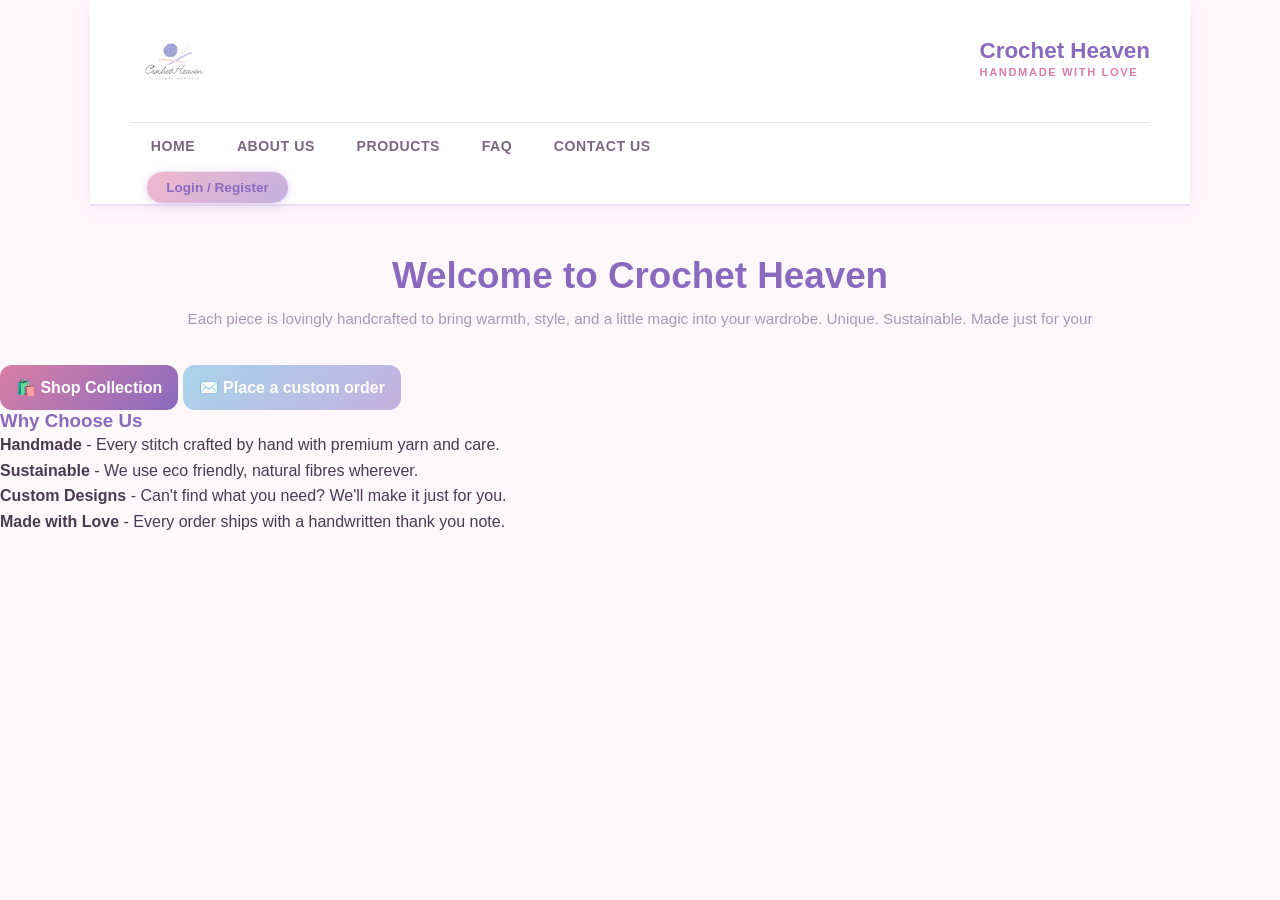
<file: index.html>
<!DOCTYPE html>
<html lang="en">
<head>
    <meta charset="UTF-8" />
    <meta name="viewport" content="width=device-width, initial-scale=1.0" />
    <link rel="stylesheet" href="./style.css" />
    <title>Home - Crochet Heaven</title>
</head>
<body>
   <header>
    <div class="brand">
        <img src="./WEDE5020SibahleGumle/assets/images/logo.png" alt="Crochet Heaven Logo" class="logo">

        <div class="brand-text">
            <h1>Crochet Heaven</h1>
            <p>Handmade with Love</p>
        </div>
    </div>

    <nav>
            <ul>
                <li><a href="./index.html">Home</a></li>
                <li><a href="./about.html">About Us</a></li>
                <li><a href="./products.html">Products</a></li>
                <li><a href="./FAQ.html">FAQ</a></li>
                <li><a href="./contactus.html">Contact Us</a></li>
            </ul>
        </nav>
        <div id="account-controls"></div>
    </header>
    <!--Section-->
    <section>
        <h2> Welcome to Crochet Heaven</h2>
        <p>Each piece is lovingly handcrafted to bring warmth, style, and a little magic into your wardrobe. Unique. Sustainable. Made just for your</p>
        <a class="btn-shop" href="./products.html">🛍️ Shop Collection</a>
        <a class="btn-custom" href="./products.html#custom">✉️ Place a custom order</a>
        <h3>Why Choose Us</h3>
        <ul>
            <li><strong>Handmade</strong> - Every stitch crafted by hand with premium yarn and care.</li>
            <li><strong>Sustainable</strong> - We use eco friendly, natural fibres wherever.</li>   
            <li><strong>Custom Designs</strong> - Can't find what you need? We'll make it just for you.</li> 
            <li><strong>Made with Love</strong> - Every order ships with a handwritten thank you note.</li>
        </ul>
    </section>
    <script src="./javascript/script.js"></script>
</body>
    
</html>
</file>
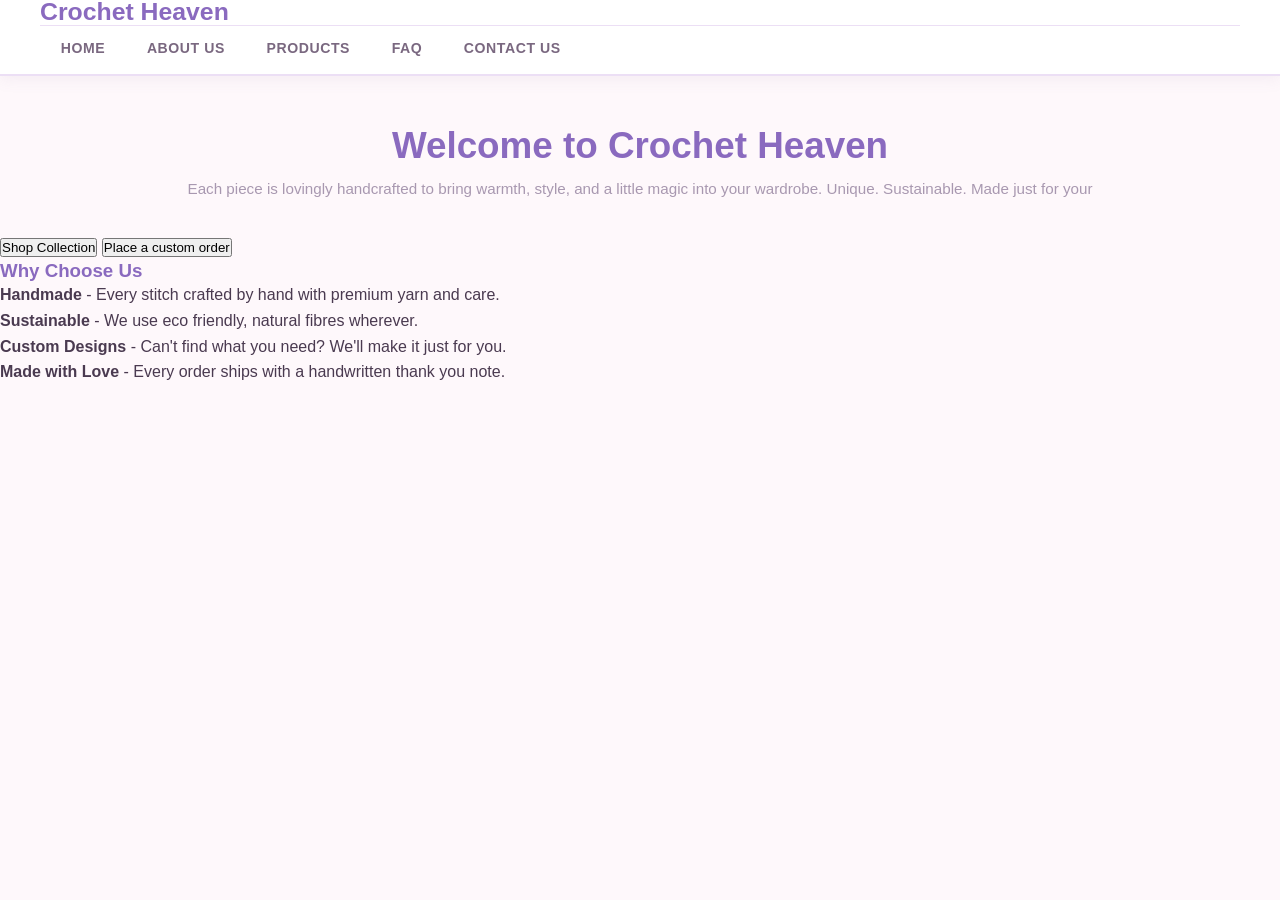
<file: WEDE5020SibahleGumle/index.html>
<!DOCTYPE html>
<html lang="en">
<head>
    <meta charset="UTF-8" />
    <meta name="viewport" content="width=device-width, initial-scale=1.0" />
    <link rel="stylesheet" href="./CSS/style.css" />
    <title>Home - Crochet Heaven</title>
</head>
<body>
    <header>
        <h1>Crochet Heaven</h1>
        <nav>
            <ul>
                <li><a href="./index.html">Home</a></li>
                <li><a href="./about.html">About Us</a></li>
                <li><a href="./products.html">Products</a></li>
                <li><a href="./FAQ.html">FAQ</a></li>
                <li><a href="./contactus.html">Contact Us</a></li>
            </ul>
        </nav>
    </header>
    <!--Section-->
    <section>
        <h2> Welcome to Crochet Heaven</h2>
        <p>Each piece is lovingly handcrafted to bring warmth, style, and a little magic into your wardrobe. Unique. Sustainable. Made just for your</p>
        <a  href="./products.html"><button>Shop Collection</button></a>
        <a  href="./products.html"><button>Place a custom order</button></a>
        <h3>Why Choose Us</h3>
        <ul>
            <li><strong>Handmade</strong> - Every stitch crafted by hand with premium yarn and care.</li>
            <li><strong>Sustainable</strong> - We use eco friendly, natural fibres wherever.</li>   
            <li><strong>Custom Designs</strong> - Can't find what you need? We'll make it just for you.</li> 
            <li><strong>Made with Love</strong> - Every order ships with a handwritten thank you note.</li>
        </ul>
    </section>
</body>
    
</html>
</file>
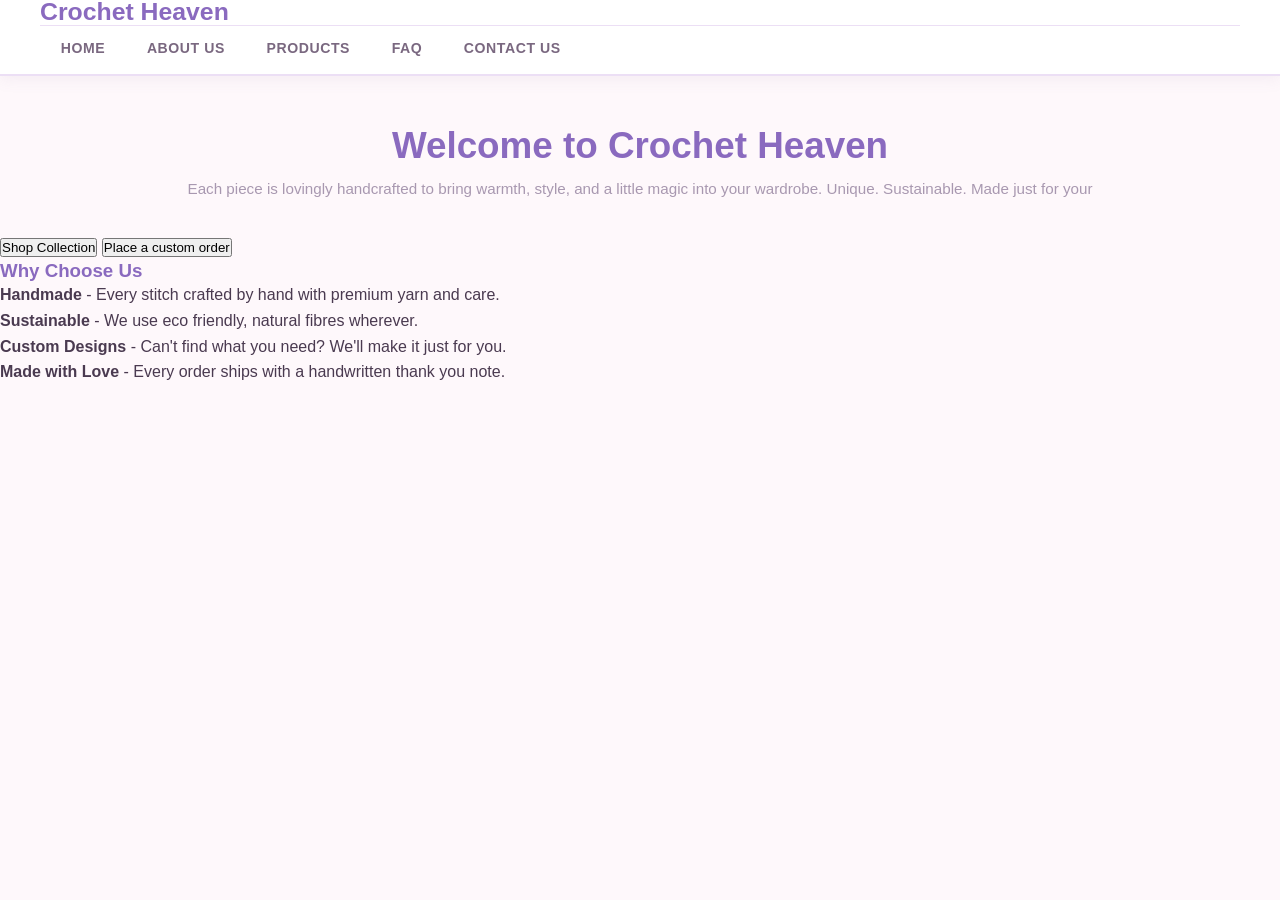
<file: WEDE5020SibahleGumle/pages/index.html>
<!DOCTYPE html>
<html lang="en">
<head>
    <meta charset="UTF-8" />
    <meta name="viewport" content="width=device-width, initial-scale=1.0" />
    <link rel="stylesheet" href="./CSS/style.css" />
    <title>Home - Crochet Heaven</title>
</head>
<body>
    <header>
        <h1>Crochet Heaven</h1>
        <nav>
            <ul>
                <li><a href="./index.html">Home</a></li>
                <li><a href="./about.html">About Us</a></li>
                <li><a href="./products.html">Products</a></li>
                <li><a href="./FAQ.html">FAQ</a></li>
                <li><a href="./contactus.html">Contact Us</a></li>
            </ul>
        </nav>
    </header>
    <!--Section-->
    <section>
        <h2> Welcome to Crochet Heaven</h2>
        <p>Each piece is lovingly handcrafted to bring warmth, style, and a little magic into your wardrobe. Unique. Sustainable. Made just for your</p>
        <a  href="./products.html"><button>Shop Collection</button></a>
        <a  href="./products.html"><button>Place a custom order</button></a>
        <h3>Why Choose Us</h3>
        <ul>
            <li><strong>Handmade</strong> - Every stitch crafted by hand with premium yarn and care.</li>
            <li><strong>Sustainable</strong> - We use eco friendly, natural fibres wherever.</li>   
            <li><strong>Custom Designs</strong> - Can't find what you need? We'll make it just for you.</li> 
            <li><strong>Made with Love</strong> - Every order ships with a handwritten thank you note.</li>
        </ul>
    </section>

    <script src="../../javascript/script.js"></script>
</body>
    
</html>
</file>
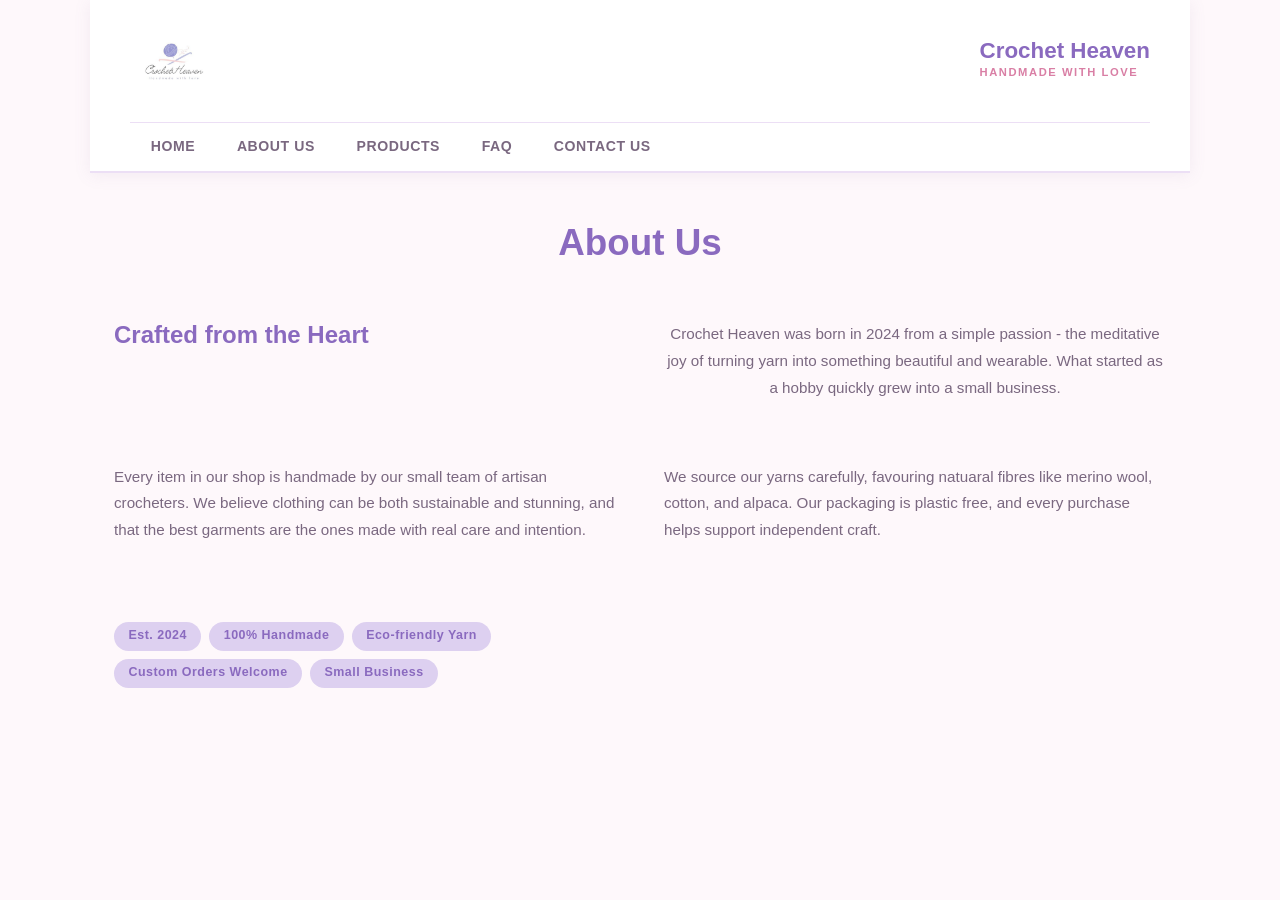
<file: about.html>
<!DOCTYPE html>
<html lang="en">
<head>
    <meta charset="UTF-8" />
    <meta name="viewport" content="width=device-width, initial-scale=1.0" />
    <link rel="stylesheet" href="./style.css" />
    <title>About Us - Crochet Heaven</title>
</head>
<body>
    <header>
            <div class="brand">
        <img src="./WEDE5020SibahleGumle/assets/images/logo.png" alt="Crochet Heaven Logo" class="logo">

        <div class="brand-text">
            <h1>Crochet Heaven</h1>
            <p>Handmade with Love</p>
        </div>
    </div>
        <nav>
            <ul>
                <li><a href="./index.html">Home</a></li>
                <li><a href="./about.html">About Us</a></li>
                <li><a href="./products.html">Products</a></li>
                    <li><a href="./FAQ.html">FAQ</a></li>
                    <li><a href="./contactus.html">Contact Us</a></li>
                </ul>
            </nav>
        </header>

    <main>
        <section id="about">
            <h2>About Us</h2>
            <h3>Crafted from the Heart</h3>
            <p>Crochet Heaven was born in 2024 from a simple passion - the meditative joy of turning yarn into something beautiful and wearable. What started as a hobby quickly grew into a small business.</p>
            <p>Every item in our shop is handmade by our small team of artisan crocheters. We believe clothing can be both sustainable and stunning, and that the best garments are the ones made with real care and intention.</p>
            <p>We source our yarns carefully, favouring natuaral fibres like merino wool, cotton, and alpaca. Our packaging is plastic free, and every purchase helps support independent craft.</p>
            <ul>
                <li>Est. 2024</li>
                <li>100% Handmade</li>
                <li>Eco-friendly Yarn</li>
                <li>Custom Orders Welcome</li>
                <li>Small Business</li>
            </ul>
        </section>
    </main>
</body>
</html>
</file>
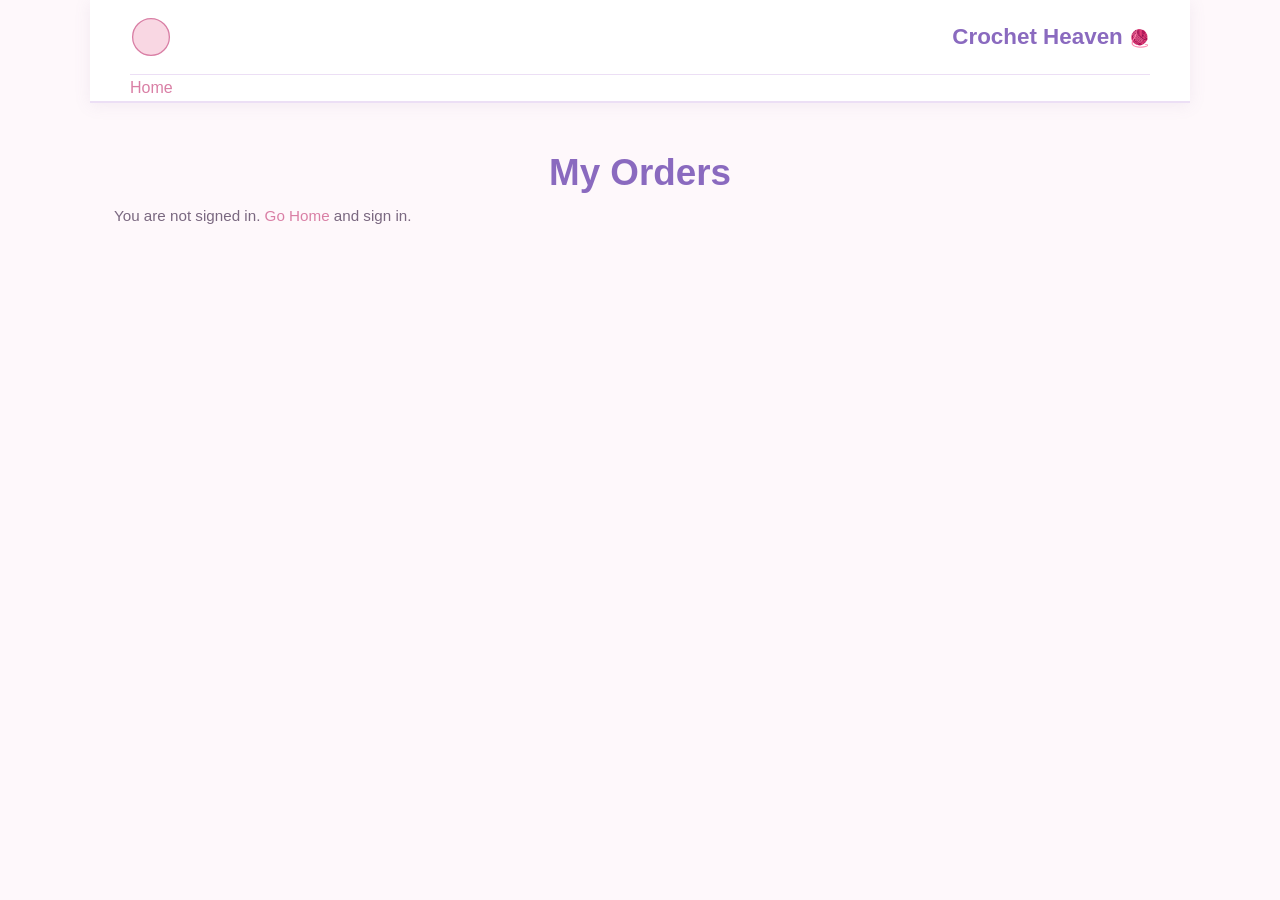
<file: account.html>
<!DOCTYPE html>
<html lang="en">
<head>
  <meta charset="utf-8" />
  <meta name="viewport" content="width=device-width,initial-scale=1" />
  <link rel="stylesheet" href="./style.css" />
  <title>My Account - Crochet Heaven</title>
</head>
<body>
  <header>
    <div class="brand">
      <span class="site-logo" aria-hidden="true">
        <svg viewBox="0 0 64 64" xmlns="http://www.w3.org/2000/svg" role="img">
          <circle cx="32" cy="32" r="28" fill="#f9d7e3" stroke="#d97fa5" stroke-width="2" />
        </svg>
      </span>
      <h1>Crochet Heaven <span class="emoji">🧶</span></h1>
    </div>
    <nav><a href="./index.html">Home</a></nav>
  </header>

  <main>
    <section>
      <h2>My Orders</h2>
      <div id="account-area"></div>
    </section>
  </main>

  <script>
    function getUsers(){ const raw = localStorage.getItem('users'); return raw?JSON.parse(raw):[]; }
    function getCurrent(){ const email = localStorage.getItem('currentUser'); if(!email) return null; return getUsers().find(u=>u.email===email) || null; }
    function render(){
      const area = document.getElementById('account-area');
      const user = getCurrent();
      if(!user){ area.innerHTML = '<p>You are not signed in. <a href="index.html">Go Home</a> and sign in.</p>'; return; }
      const btn = document.createElement('button'); btn.textContent='Logout'; btn.style.marginBottom='0.8rem'; btn.addEventListener('click', ()=>{ localStorage.removeItem('currentUser'); location.reload(); });
      area.innerHTML=''; area.appendChild(btn);
      if(!user.orders || user.orders.length===0){ area.insertAdjacentHTML('beforeend','<p>You have no orders yet.</p>'); return; }
      user.orders.forEach(o=>{
        const el = document.createElement('div'); el.style.border='1px solid #eee'; el.style.padding='0.8rem'; el.style.marginBottom='0.6rem';
        el.innerHTML = `<strong>Order ${o.id}</strong> — <small>${new Date(o.createdAt).toLocaleString()}</small>
          <div><strong>Status:</strong> ${o.status || 'Processing'} </div>
          <div><strong>ETA:</strong> ${o.estimatedDelivery ? new Date(o.estimatedDelivery).toLocaleDateString() : '-'}</div>
          <div style="margin-top:0.4rem"><strong>Items</strong>:</div>
          <ul>${o.items.map(i=>'<li>'+i.name+' × '+i.qty+' — R'+(i.price*i.qty)+'</li>').join('')}</ul>
          <div><strong>Total:</strong> R${o.totals.total}</div>
        `;
        area.appendChild(el);
      });
    }
    render();
  </script>
</body>
</html>
</file>
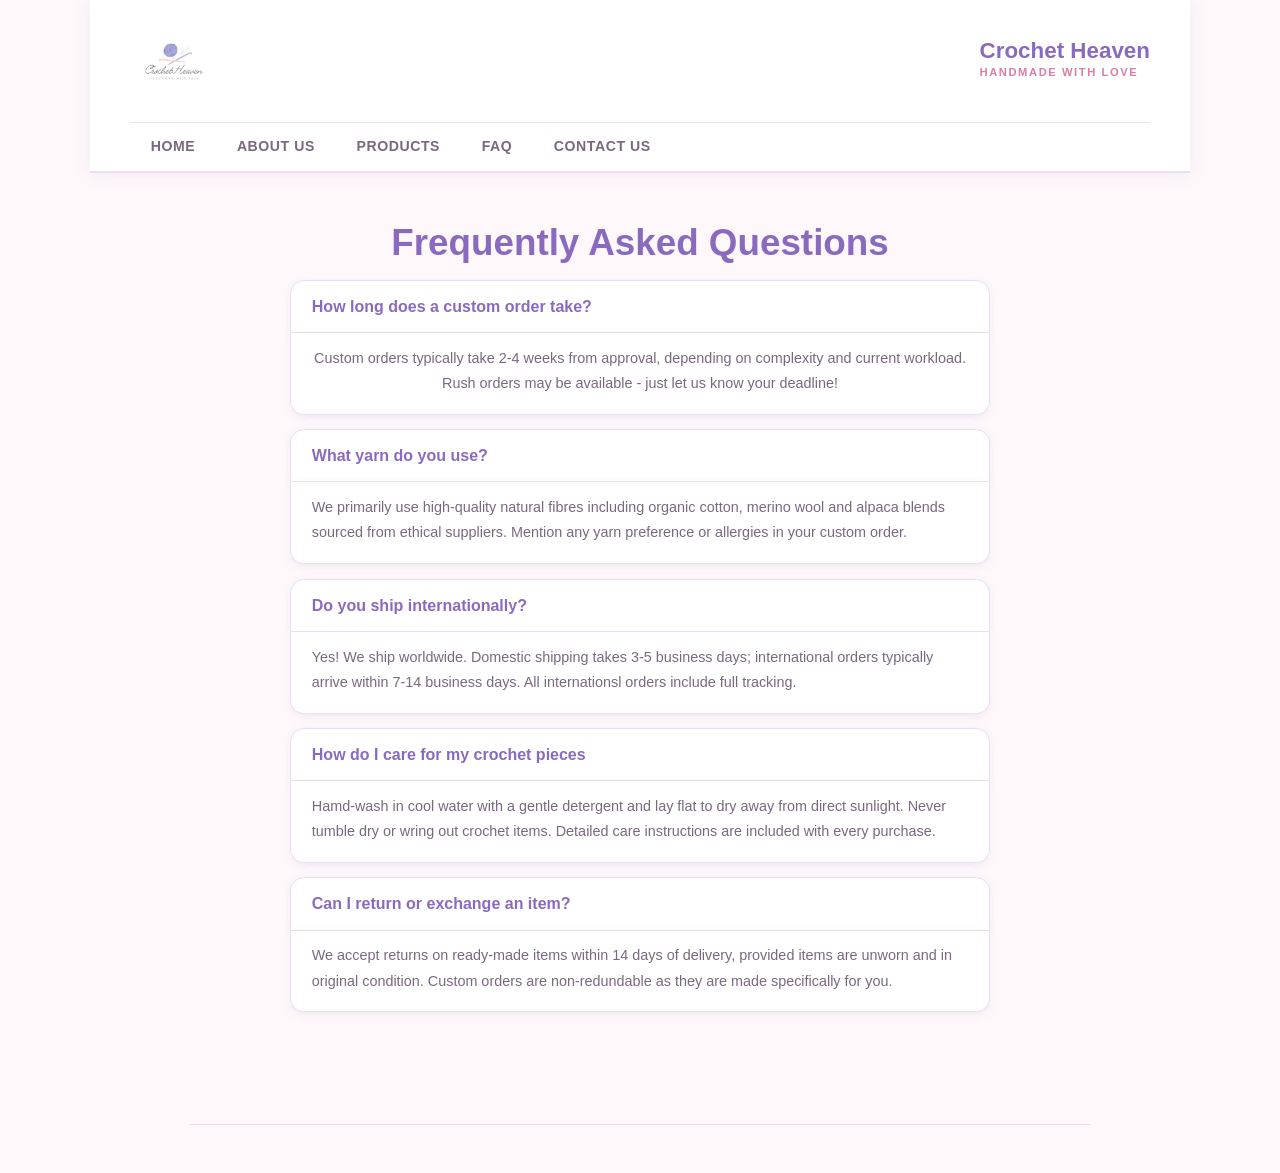
<file: FAQ.html>
<!DOCTYPE html>
<html lang="en">
<head>
    <meta charset="UTF-8" />
    <meta name="viewport" content="width=device-width, initial-scale=1.0">
    <link rel="stylesheet" href="./style.css" />
    <title>FAQ - Crochet Heaven</title>
</head>

<body>
    <header>
        <div class="brand">
        <img src="./WEDE5020SibahleGumle/assets/images/logo.png" alt="Crochet Heaven Logo" class="logo">

        <div class="brand-text">
            <h1>Crochet Heaven</h1>
            <p>Handmade with Love</p>
        </div>
    </div>
        <nav>
            <ul>
                <li><a href="./index.html">Home</a></li>
                <li><a href="./about.html">About Us</a></li>
                <li><a href="./products.html">Products</a></li>
                <li><a href="./FAQ.html">FAQ</a></li>
                <li><a href="./contactus.html">Contact Us</a></li>
            </ul>
        </nav>
    </header>

    <main>
        <section id="faq">
            <h2>Frequently Asked Questions</h2>
            <h3>How long does a custom order take?</h3>
            <p>Custom orders typically take 2-4 weeks from approval, depending on complexity and current workload. Rush orders may be available - just let us know your deadline!</p>

            <h3>What yarn do you use?</h3>
            <p>We primarily use high-quality natural fibres including organic cotton, merino wool and alpaca blends sourced from ethical suppliers. Mention any yarn preference or allergies in your custom order.</p>

            <h3>Do you ship internationally?</h3>
            <p>Yes! We ship worldwide. Domestic shipping takes 3-5 business days; international orders typically arrive within 7-14 business days. All internationsl orders include full tracking.</p>

            <h3>How do I care for my crochet pieces</h3>
            <p>Hamd-wash in cool water with a gentle detergent and lay flat to dry away from direct sunlight. Never tumble dry or wring out crochet items. Detailed care instructions are included with every purchase.</p>
            <h3>Can I return or exchange an item?</h3>
            <p>We accept returns on ready-made items within 14 days of delivery, provided items are unworn and in original condition. Custom orders are non-redundable as they are made specifically for you.</p>
        </section>
    </main> 
    <hr /> 
</html>
</file>
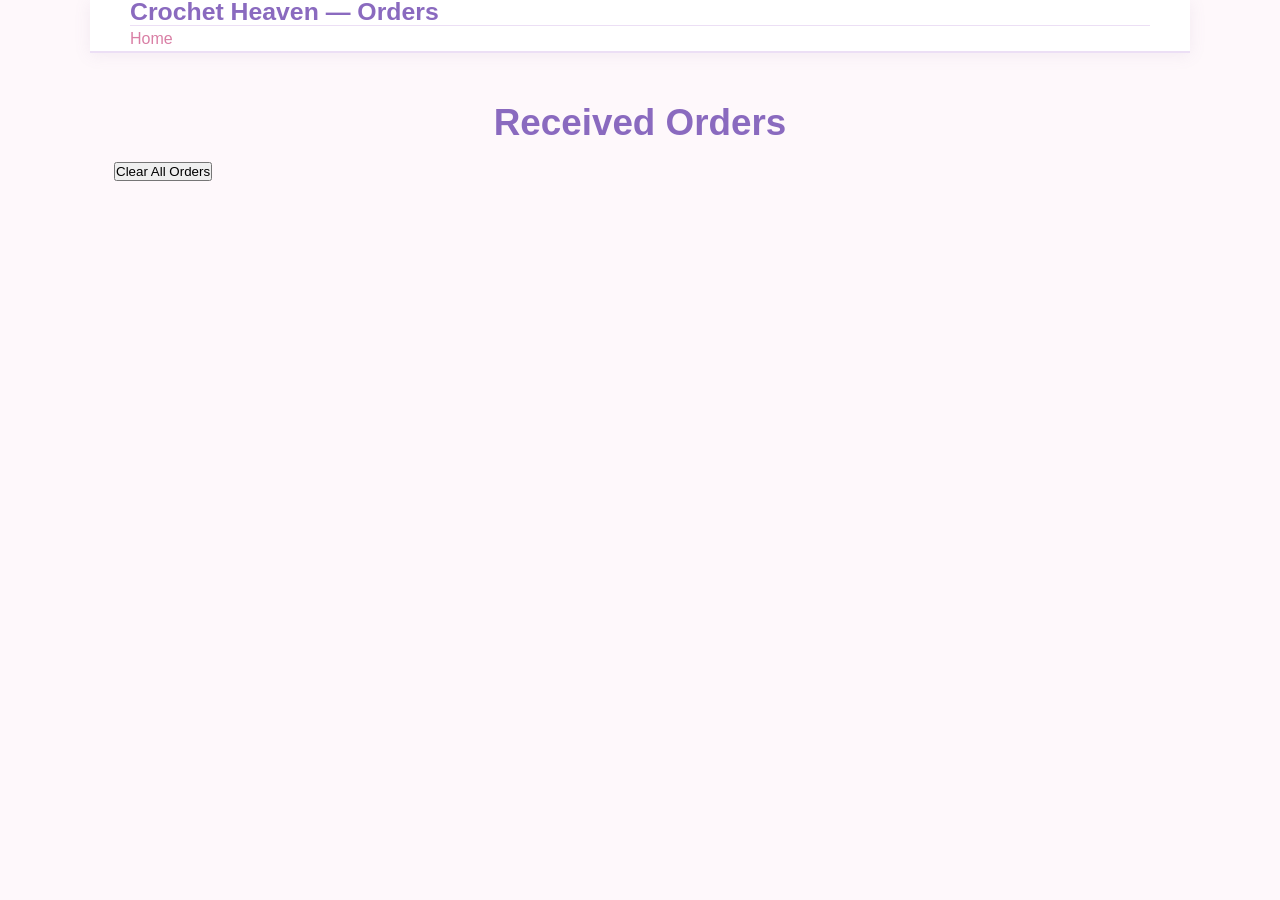
<file: orders.html>
<!DOCTYPE html>
<html lang="en">
<head>
  <meta charset="utf-8" />
  <meta name="viewport" content="width=device-width,initial-scale=1" />
  <link rel="stylesheet" href="./style.css" />
  <title>Orders - Crochet Heaven (Owner)</title>
</head>
<body>
  <header>
    <h1>Crochet Heaven — Orders</h1>
    <nav><a href="./index.html">Home</a></nav>
  </header>

  <main>
    <section>
      <h2>Received Orders</h2>
      
      <div id="orders-container"></div>
      <div style="margin-top:1rem; display:flex; gap:0.6rem;">
        <button id="clear-orders">Clear All Orders</button>
       
      </div>
    </section>
  </main>

  <script>
    function loadOrders(){
      const raw = localStorage.getItem('orders');
      return raw ? JSON.parse(raw) : [];
    }
    function render(){
      const cont = document.getElementById('orders-container');
      const orders = loadOrders();
      if(!cont) return;
      cont.innerHTML = '';
      if(orders.length===0){ cont.innerHTML = '<p>No orders yet.</p>'; return; }
      orders.forEach(o => {
        const el = document.createElement('div');
        el.style.border = '1px solid #eee';
        el.style.padding = '0.8rem';
        el.style.marginBottom = '0.8rem';
        el.innerHTML = `<strong>Order ${o.id}</strong> — <small>${new Date(o.createdAt).toLocaleString()}</small>
          <div style="margin-top:0.4rem"><strong>Customer</strong>: ${o.customer.name} — ${o.customer.email} — ${o.customer.phone || '-'}
          <div><strong>Address</strong>: ${o.customer.address}</div>
          <div><strong>Status:</strong> ${o.status || 'Processing'} &nbsp; <strong>ETA:</strong> ${o.estimatedDelivery ? new Date(o.estimatedDelivery).toLocaleDateString() : '-'}</div>
          <div style="margin-top:0.4rem"><strong>Items</strong>:</div>
          <ul>${o.items.map(i=>'<li>'+i.name+' × '+i.qty+' — R'+(i.price*i.qty)+'</li>').join('')}</ul>
          <div><strong>Subtotal:</strong> R${o.totals.subtotal} &nbsp; <strong>Delivery:</strong> R${o.totals.delivery} &nbsp; <strong>Total:</strong> R${o.totals.total}</div>
          <div style="margin-top:0.4rem"><strong>Notes:</strong> ${o.notes || '-'}</div>
        `;
        // action buttons for owner to update status
        const actions = document.createElement('div');
        actions.style.marginTop = '0.6rem';
        const btnShipped = document.createElement('button'); btnShipped.textContent='Mark Shipped';
        const btnOut = document.createElement('button'); btnOut.textContent='Out for delivery';
        const btnDelivered = document.createElement('button'); btnDelivered.textContent='Mark Delivered';
        [btnShipped, btnOut, btnDelivered].forEach(b=>{ b.style.marginRight='0.5rem'; b.style.cursor='pointer'; });
        btnShipped.addEventListener('click', ()=>{ updateOrderStatus(o.id,'Shipped'); });
        btnOut.addEventListener('click', ()=>{ updateOrderStatus(o.id,'Out for delivery'); });
        btnDelivered.addEventListener('click', ()=>{ updateOrderStatus(o.id,'Delivered'); });
        actions.appendChild(btnShipped); actions.appendChild(btnOut); actions.appendChild(btnDelivered);
        el.appendChild(actions);
        cont.appendChild(el);
      });
    }
    function getUsers(){ const raw = localStorage.getItem('users'); return raw?JSON.parse(raw):[]; }
    function saveUsers(u){ localStorage.setItem('users', JSON.stringify(u)); }
    function updateOrderStatus(id, status){
      const orders = loadOrders();
      const idx = orders.findIndex(o=>o.id===id);
      if(idx===-1) return alert('Order not found');
      orders[idx].status = status;
      // save
      localStorage.setItem('orders', JSON.stringify(orders));
      // propagate to user account if exists
      const users = getUsers();
      const userIdx = users.findIndex(u=>u.email === orders[idx].customer.email);
      if(userIdx>=0){
        users[userIdx].orders = users[userIdx].orders || [];
        // find user's order by id and update, or insert if missing
        const oidx = users[userIdx].orders.findIndex(x=>x.id===id);
        if(oidx>=0) users[userIdx].orders[oidx].status = status;
        else users[userIdx].orders.unshift(orders[idx]);
        saveUsers(users);
      }
      render();
    }
    document.getElementById('clear-orders').addEventListener('click', ()=>{
      if(!confirm('Clear all saved orders?')) return;
      localStorage.removeItem('orders'); render();
    });
    document.getElementById('download-orders').addEventListener('click', ()=>{
      const data = loadOrders();
      const blob = new Blob([JSON.stringify(data, null, 2)], {type:'application/json'});
      const url = URL.createObjectURL(blob);
      const a = document.createElement('a'); a.href=url; a.download='orders.json'; a.click(); URL.revokeObjectURL(url);
    });
    render();
  </script>
</body>
</html>
</file>
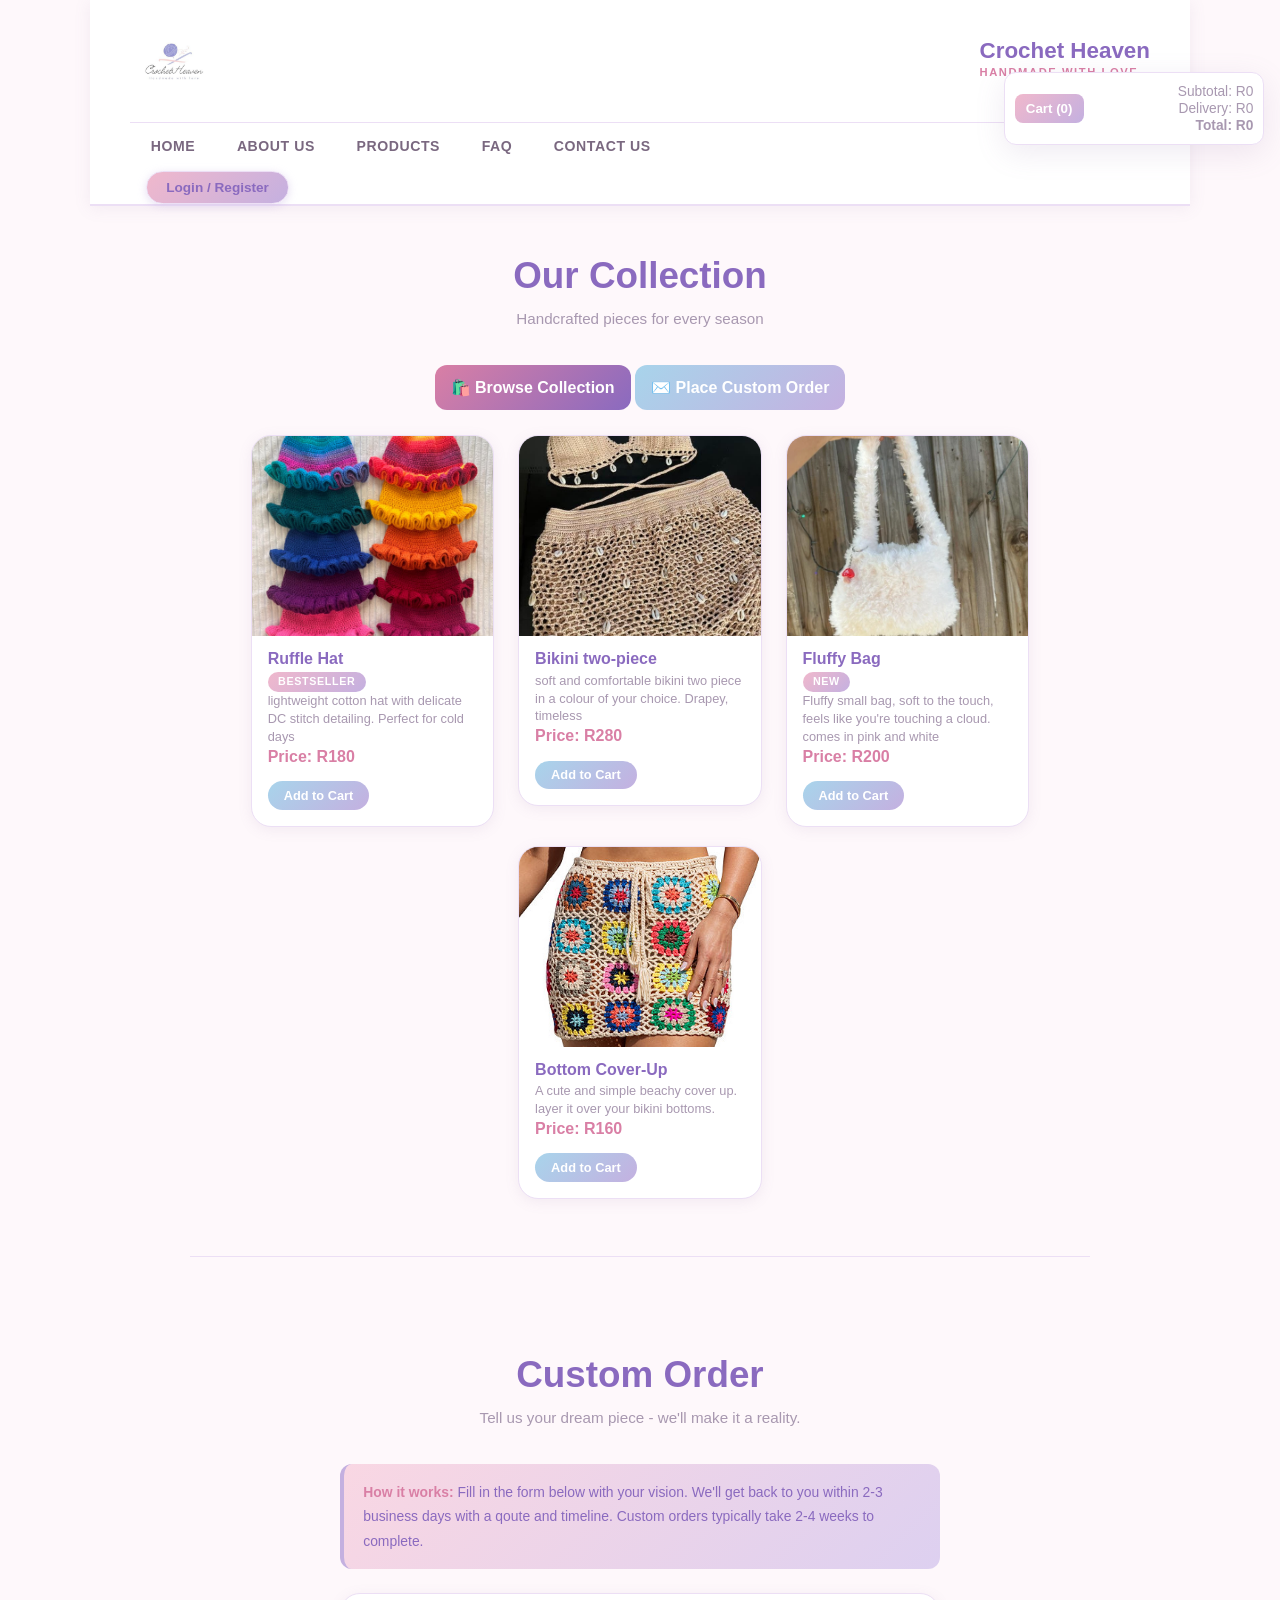
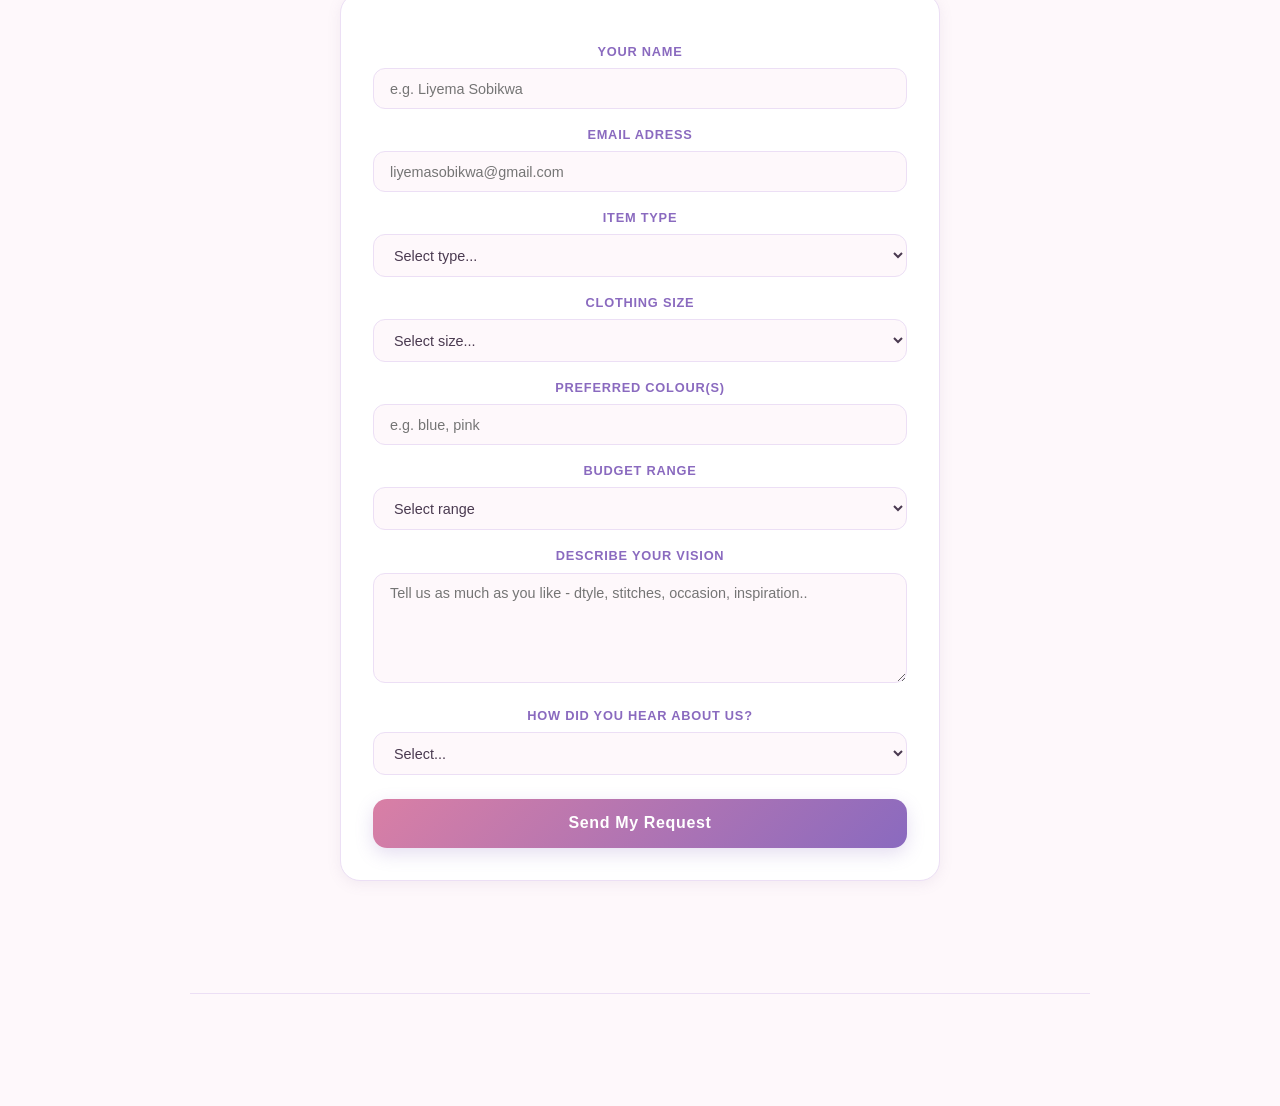
<file: products.html>
<!DOCTYPE html>
<html lang="en">
    <head>
        <meta charset="UTF-8" />
        <meta name="viewport" content="width=device-width, initial-scale=1.0" />
        <link rel="stylesheet" href="./style.css" />
        <title>Products - Crochet Heaven</title>
    </head>
    <body>
        <header>
          <div class="brand">
        <img src="./WEDE5020SibahleGumle/assets/images/logo.png" alt="Crochet Heaven Logo" class="logo">

        <div class="brand-text">
            <h1>Crochet Heaven</h1>
            <p>Handmade with Love</p>
        </div>
    </div>
            <nav>
                <ul>
                    <li><a href="./index.html">Home</a></li>
                    <li><a href="./about.html">About Us</a></li>
                    <li><a href="./products.html">Products</a></li>
                    <li><a href="./FAQ.html">FAQ</a></li>
                    <li><a href="./contactus.html">Contact Us</a></li>
                </ul>
            </nav>
            <div id="account-controls"></div>
        </header>

        <!-- Cart panel -->
        <div id="cart-panel" aria-live="polite">
            <div id="cart-summary">
                <button id="cart-toggle">Cart (<span id="cart-count">0</span>)</button>
                <div id="cart-amounts">
                    <div>Subtotal: <span id="cart-subtotal">R0</span></div>
                    <div>Delivery: <span id="cart-delivery">R0</span></div>
                    <div><strong>Total: <span id="cart-total">R0</span></strong></div>
                </div>
            </div>
            <div id="cart-details" hidden>
                <ul id="cart-items-list"></ul>
                <div id="cart-actions">
                    <button id="cart-clear">Clear Cart</button>
                    <button id="cart-checkout">Checkout</button>
                </div>
            </div>
        </div>

        <main>
            <section id="products">
                    <h2>Our Collection</h2>
                    <p>Handcrafted pieces for every season</p>
                    <div style="margin-bottom:1rem;">
                        <a class="btn-shop" href="#products">🛍️ Browse Collection</a>
                        <a class="btn-custom" href="#custom">✉️ Place Custom Order</a>
                    </div>
                    <article data-price="180">

                       <img src="./WEDE5020SibahleGumle/assets/images/rufflehat.avif" 
     alt="Ruffle Hat" 
     width="200"
     onclick="openLightbox(this)">
                        <h3>Ruffle Hat</h3>
                        <p><strong>BESTSELLER</strong></p>
                        <p>lightweight cotton hat with delicate DC stitch detailing. Perfect for cold days</p>
                        <p><strong>Price: R180</strong></p>
                        <button>Add to Cart</button>
                    </article>
                    
                    <article data-price="280">
                        <img src="./WEDE5020SibahleGumle/assets/images/bikinitwopiece.jpg" alt="Bikini two-piece" width="200" onclick="openLightbox(this)" />
                        <h3>Bikini two-piece</h3>
                        <p>soft and comfortable bikini two piece in a colour of your choice. Drapey, timeless</p>
                        <p><strong>Price: R280</strong></p>
                        <button>Add to Cart</button>
                    </article>

                    <article data-price="200">
                        <img src="./WEDE5020SibahleGumle/assets/images/fluffybag.webp" alt="Fluffy Bag" width="200" onclick="openLightbox(this)" />
                        <h3>Fluffy Bag</h3>
                        <p><strong>NEW</strong></p>
                        <p>Fluffy small bag, soft to the touch, feels like you're touching a cloud. comes in pink and white</p>
                        <p><strong>Price: R200</strong></p>
                        <button>Add to Cart</button>
                    </article>

                    <article data-price="160">
                        <img src="./WEDE5020SibahleGumle/assets/images/bottomcoverup.jpg" alt="bottom cover-up" width="200" onclick="openLightbox(this)"  />
                        <h3>Bottom Cover-Up</h3>
                        <p>A cute and simple beachy cover up. layer it over your bikini bottoms.</p>
                        <p><strong>Price: R160</strong></p>
                        <button>Add to Cart</button>
                    </article>
                    
                    <hr />

                    <!-- LIGHTBOX -->
<div id="lightbox" class="lightbox" onclick="closeLightbox(event)">
    <span class="close-btn" onclick="closeLightbox()">&times;</span>
    <img id="lightbox-img" class="lightbox-img">
</div>
                    
            <section id="custom">
                <h2>Custom Order</h2>
                <p> Tell us your dream piece - we'll make it a reality.</p>
                <p><strong>How it works:</strong> Fill in the form below with your vision. We'll get back to you within 2-3 business days with a qoute and timeline. Custom orders typically take 2-4 weeks to complete.</p>

                <form action="#" method="post">
                    <label for="name">Your Name</label><br />
                    <input type="text" id="name" name="name" placeholder="e.g. Liyema Sobikwa" required /><br /><br />

                    <label for="email">Email Adress</label><br />
                    <input type="email" id="email" name="email" placeholder="liyemasobikwa@gmail.com" required /><br /><br />

                    <label for="item-type"> Item Type</label><br />
                    <select id="item-type" name="item-type">
                        <option value="">Select type...</option>
                        <option>Top / Crop Top</option>
                        <option>Cardigan / Jacket</option>
                        <option>Skirt</option>
                        <option>Beach wear</option>
                        <option>Dress</option>
                        <option>Bag / Tote</option>
                        <option>Scarf</option>
                        <option>Other</option>
                    </select><br /><br />

                    <label for="size">Clothing Size</label><br />
                    <select id="size" name="size">
                        <option value="">Select size...</option>
                        <option>XS</option>
                        <option>S</option>
                        <OPTION>M</OPTION>
                        <OPTION>L</OPTION>
                        <OPTION>XL</OPTION>
                        <OPTION>XXL</OPTION>
                        <OPTION>Custom measurements</OPTION>
                    </select><br /><br />
                    <label for="colour">Preferred Colour(s)</label><br />
                    <input type="text" id="colour" name="colour" placeholder="e.g. blue, pink"/><br /><br />

                    <label for="budget">Budget Range</label><br />
                    <select id="budget" name="budget">
                        <option value="">Select range</option>
                        <option>R100-R200</option>
                        <OPTION>R201-R300</OPTION>
                        <OPTION>R301-400</OPTION>
                        <OPTION>R401-500</OPTION>
                        <OPTION>R501-R600</OPTION>
                        <OPTION>R601+</OPTION>
                    </select><br /><br />

                    <label for="description">Describe Your Vision</label><br />
                    <textarea id="description" name="description" rowa="5" cols="40" placeholder="Tell us as much as you like - dtyle, stitches, occasion, inspiration.."></textarea><br /><br />

                    <label for="referral">How did you hear about us?</label><br />
                    <select id="referral" name="referral">
                        <option value="">Select...</option>
                        <option>Instagram</option>
                        <OPTION>TikTok</OPTION>
                        <option>Word of mouth</option>
                        <option>Other</option>

                    </select>
                    <br /><br />
                    <button type="submit">Send My Request</button>

                </form>
            </section>

            <hr />
        </main>

        <!-- Checkout modal (hidden by default) -->
        <div id="checkout-modal" class="modal-overlay" hidden>
            <div class="checkout-modal" role="dialog" aria-modal="true" aria-labelledby="checkout-title">
                <h3 id="checkout-title">Checkout — Enter your details</h3>
                <form id="checkout-form">
                    <div class="checkout-grid">
                        <div class="checkout-column">
                            <label for="cust-name">Full name</label>
                            <input id="cust-name" name="name" type="text" required />

                            <label for="cust-email">Email</label>
                            <input id="cust-email" name="email" type="email" required />

                            <label for="cust-address">Delivery address</label>
                            <textarea id="cust-address" name="address" rows="3" required></textarea>

                            <label for="cust-phone">Phone</label>
                            <input id="cust-phone" name="phone" type="tel" />
                        </div>

                        <div class="checkout-column">
                            <label for="pay-card">Card Number</label>
                            <input id="pay-card" name="card" type="text" placeholder="4242 4242 4242 4242" required />

                            <div style="display:flex; gap:0.5rem;">
                                <div style="flex:1">
                                    <label for="pay-exp">Expiry</label>
                                    <input id="pay-exp" name="exp" type="text" placeholder="MM/YY" required />
                                </div>
                                <div style="width:120px;">
                                    <label for="pay-cvc">CVC</label>
                                    <input id="pay-cvc" name="cvc" type="text" placeholder="123" required />
                                </div>
                            </div>

                            <label for="order-notes">Order notes (optional)</label>
                            <textarea id="order-notes" name="notes" rows="5"></textarea>

                            <div style="margin-top:0.6rem; font-size:0.95rem;">Payment is simulated on this demo — we'll integrate EmailJS to send the order to the owner.</div>
                        </div>
                    </div>

                    <div class="checkout-actions">
                        <button type="button" id="checkout-cancel">Cancel</button>
                        <button type="submit" id="checkout-submit">Submit Order</button>
                    </div>
                </form>
                <div id="checkout-result" hidden class="checkout-success">Request has been submitted</div>
            </div>
        </div>
        
        <script src="./javascript/script.js"></script>
        
        <script>
function openLightbox(img) {
    const lightbox = document.getElementById("lightbox");
    const lightboxImg = document.getElementById("lightbox-img");

    lightbox.style.display = "flex";
    lightboxImg.src = img.src;
}

function closeLightbox(event) {
    const lightbox = document.getElementById("lightbox");

    // only close if clicking background or X
    if (!event || event.target === lightbox || event.target.classList.contains("close-btn")) {
        lightbox.style.display = "none";
    }
}
</script>
        
    </body>

</html>
</file>
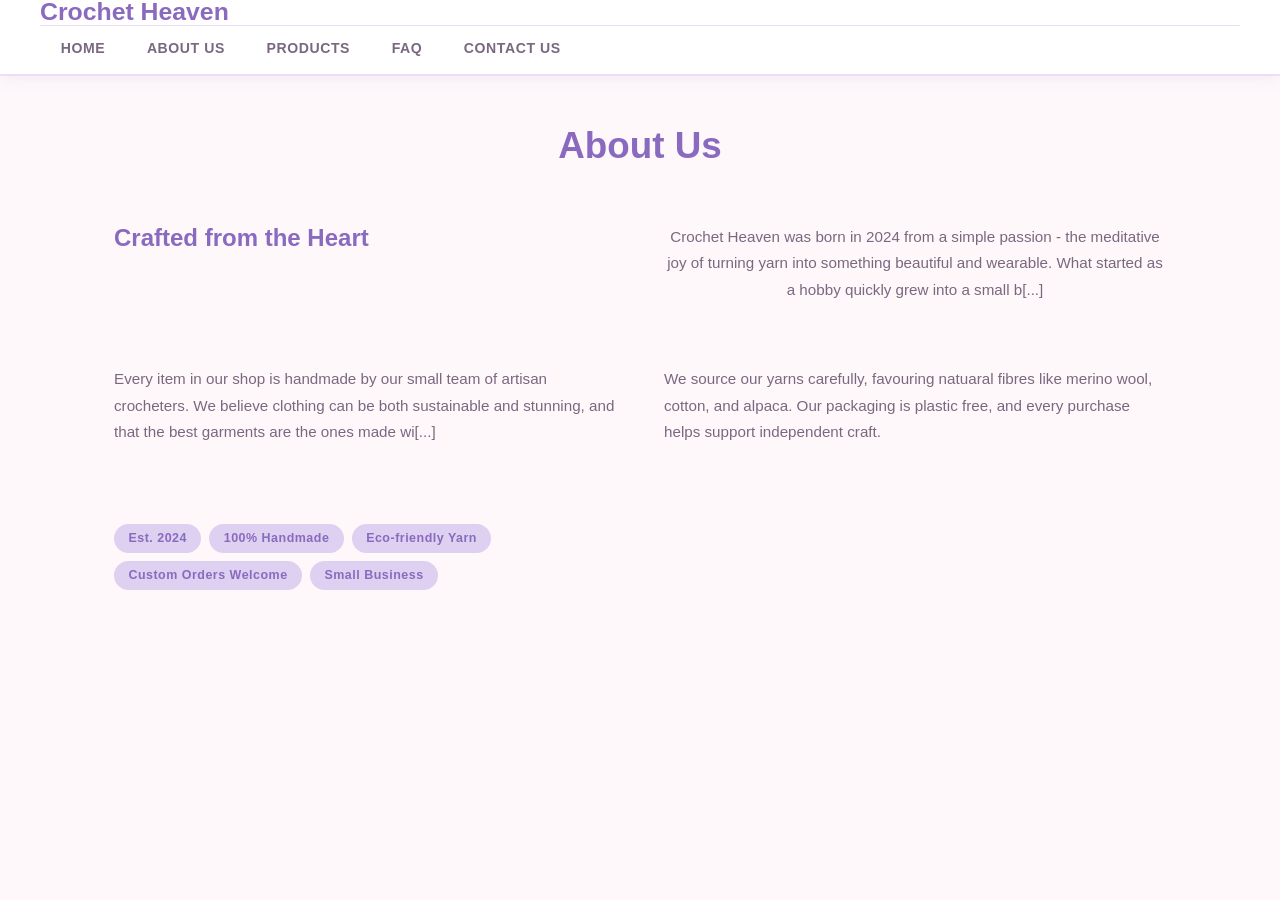
<file: WEDE5020SibahleGumle/pages/about.html>
<!DOCTYPE html>
<html lang="en">
<head>
    <meta charset="UTF-8" />
    <meta name="viewport" content="width=device-width, initial-scale=1.0" />
    <link rel="stylesheet" href="./CSS/style.css" />
    <title>About Us - Crochet Heaven</title>
</head>
<body>
    <header>
            <h1>Crochet Heaven</h1>
            <nav>
                <ul>
                    <li><a href="./index.html">Home</a></li>
                    <li><a href="./about.html">About Us</a></li>
                    <li><a href="./products.html">Products</a></li>
                    <li><a href="./FAQ.html">FAQ</a></li>
                    <li><a href="./contactus.html">Contact Us</a></li>
                </ul>
            </nav>
        </header>

    <main>
        <section id="about">
            <h2>About Us</h2>
            <h3>Crafted from the Heart</h3>
            <p>Crochet Heaven was born in 2024 from a simple passion - the meditative joy of turning yarn into something beautiful and wearable. What started as a hobby quickly grew into a small b[...]
            <p>Every item in our shop is handmade by our small team of artisan crocheters. We believe clothing can be both sustainable and stunning, and that the best garments are the ones made wi[...]
            <p>We source our yarns carefully, favouring natuaral fibres like merino wool, cotton, and alpaca. Our packaging is plastic free, and every purchase helps support independent craft.</p>
            <ul>
                <li>Est. 2024</li>
                <li>100% Handmade</li>
                <li>Eco-friendly Yarn</li>
                <li>Custom Orders Welcome</li>
                <li>Small Business</li>
            </ul>
        </section>
    </main>

    <script src="../../javascript/script.js"></script>
</body>
</html>
</file>
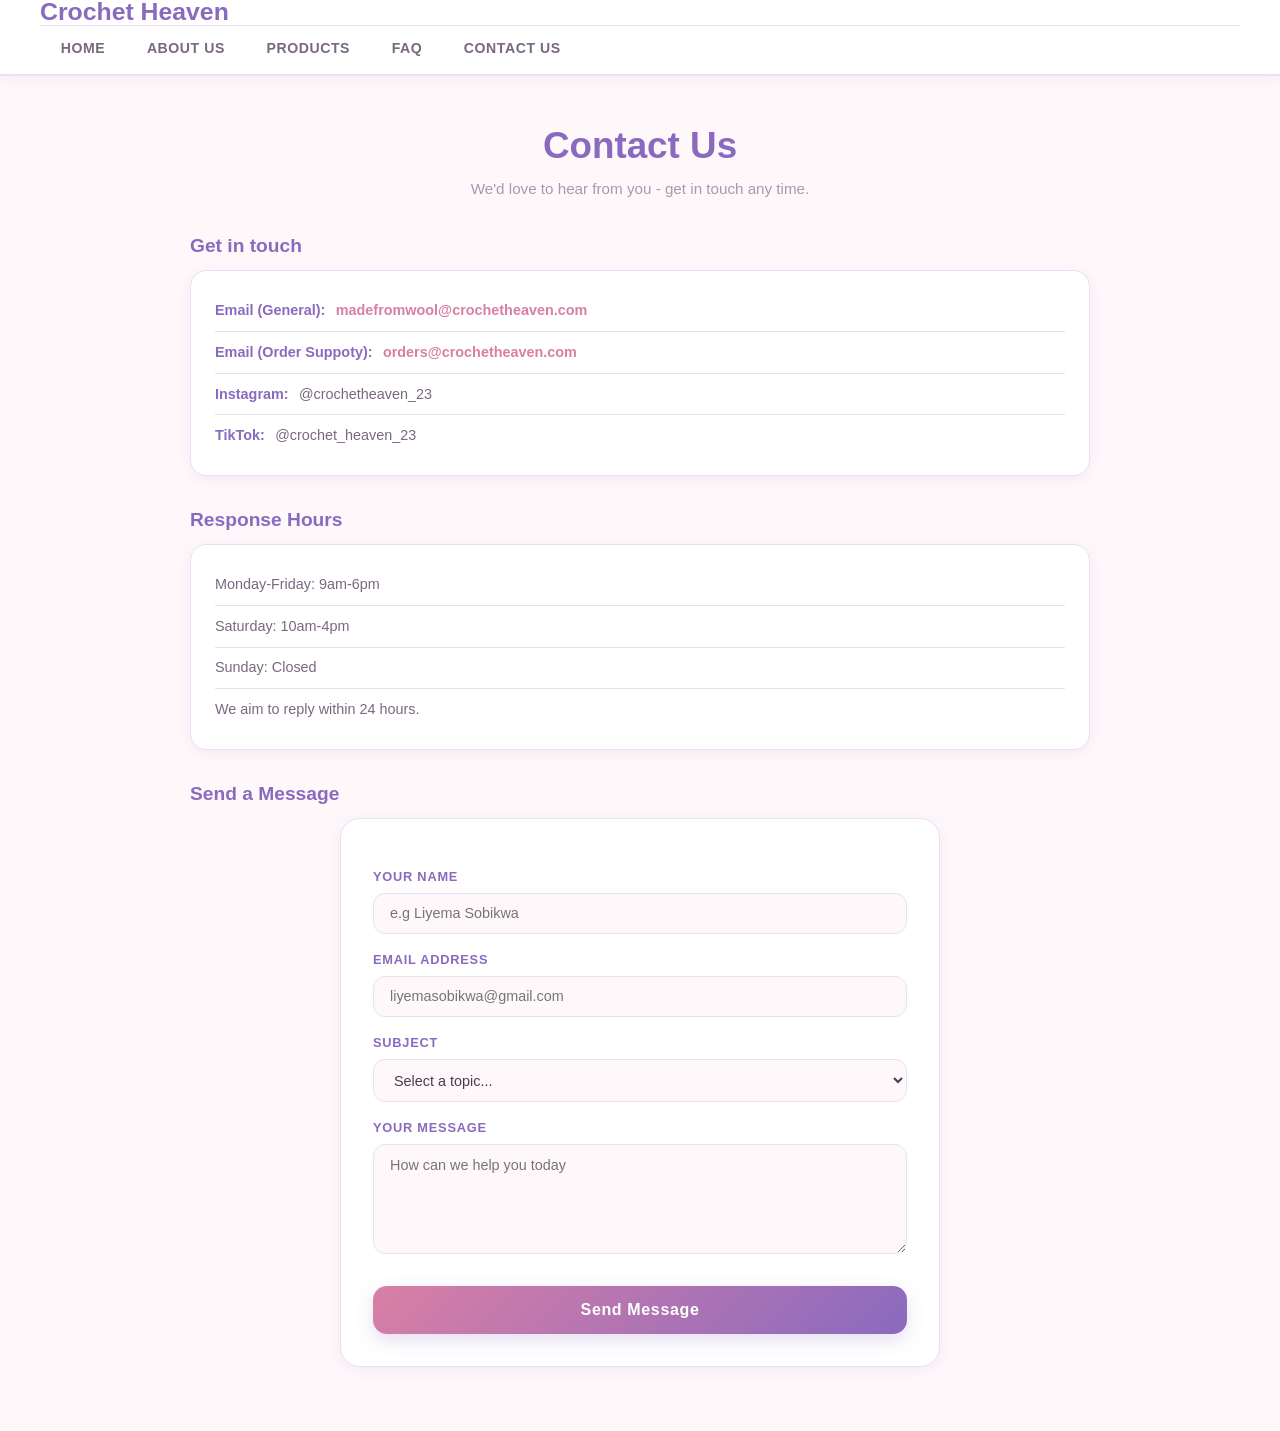
<file: WEDE5020SibahleGumle/pages/contactus.html>
<!DOCTYPE html>
<html lang="en">
<head>
    <meta charset="UTF-8" />
    <meta name="viewport" content="width=device-width, initial-scale=1.0" />
    <link rel="stylesheet" href="./CSS/style.css" />
    <title>Contact Us - Crochet Heaven</title>
</head>

<body>
    <header>
        <h1>Crochet Heaven</h1>
        <nav>
            <ul>
                <li><a href="./index.html">Home</a></li>
                <li><a href="./about.html">About Us</a></li>
                <li><a href="./products.html">Products</a></li>
                <li><a href="./FAQ.html">FAQ</a></li>
                <li><a href="./contactus.html">Contact Us</a></li>
            </ul>
        </nav>
    </header>

    <main>
        <section id="contact">
    <h2>Contact Us</h2>
    <p>We'd love to hear from you - get in touch any time.</p>

    <h3>Get in touch</h3>
    <ul>
        <li><strong>Email (General):</strong> <a href="mailto:madefromwool@crochetheaven.com">madefromwool@crochetheaven.com</a></li>
        <li><strong>Email (Order Suppoty):</strong> <a href=mailto:orders@crochetheaven.com">orders@crochetheaven.com</a></li>
        <li><strong>Instagram:</strong> @crochetheaven_23</li>
        <li><strong>TikTok:</strong> @crochet_heaven_23</li>
    </ul>
    <h3>Response Hours</h3>
    <ul>
        <li>Monday-Friday: 9am-6pm</li>
        <li>Saturday: 10am-4pm</li>
        <li>Sunday: Closed</li>
        <li>We aim to reply within 24 hours.</li>
    </ul>

    <h3>Send a Message</h3>
    <form action="#" method="post">

        <label for="contact-name">Your Name</label></br />
        <input type="text" id="contact-name" name="name" placeholder="e.g Liyema Sobikwa" required /><br /><br />

        <label for="contact-email">Email Address</label><br />
        <input type="email" id="contact-email" name="email" placeholder="liyemasobikwa@gmail.com" required /><br /><br />

        <label for="contact-subject">Subject</label>
        <select id="contact-subject" name="subject">
            <option value="">Select a topic...</option>
            <option>General Enquiry</option>
            <option>Order Update</option>
            <option>Custom Order Question</option>
            <option>Returns &amp; Exchanges</option>
            <option>Wholesale / Collaboration</option>
            <option>Other</option>
        </select><br /><br />

        <label for="contact-message">Your Message</label><br />
        <textarea id="contact-message" name="Message" rows="5" cols="40" placeholder="How can we help you today"></textarea><br /><br />

        <button type="submit">Send Message</button>
    </form>
    </section>
    </main>

    <script src="../../javascript/script.js"></script>
</body>
</html>
</file>
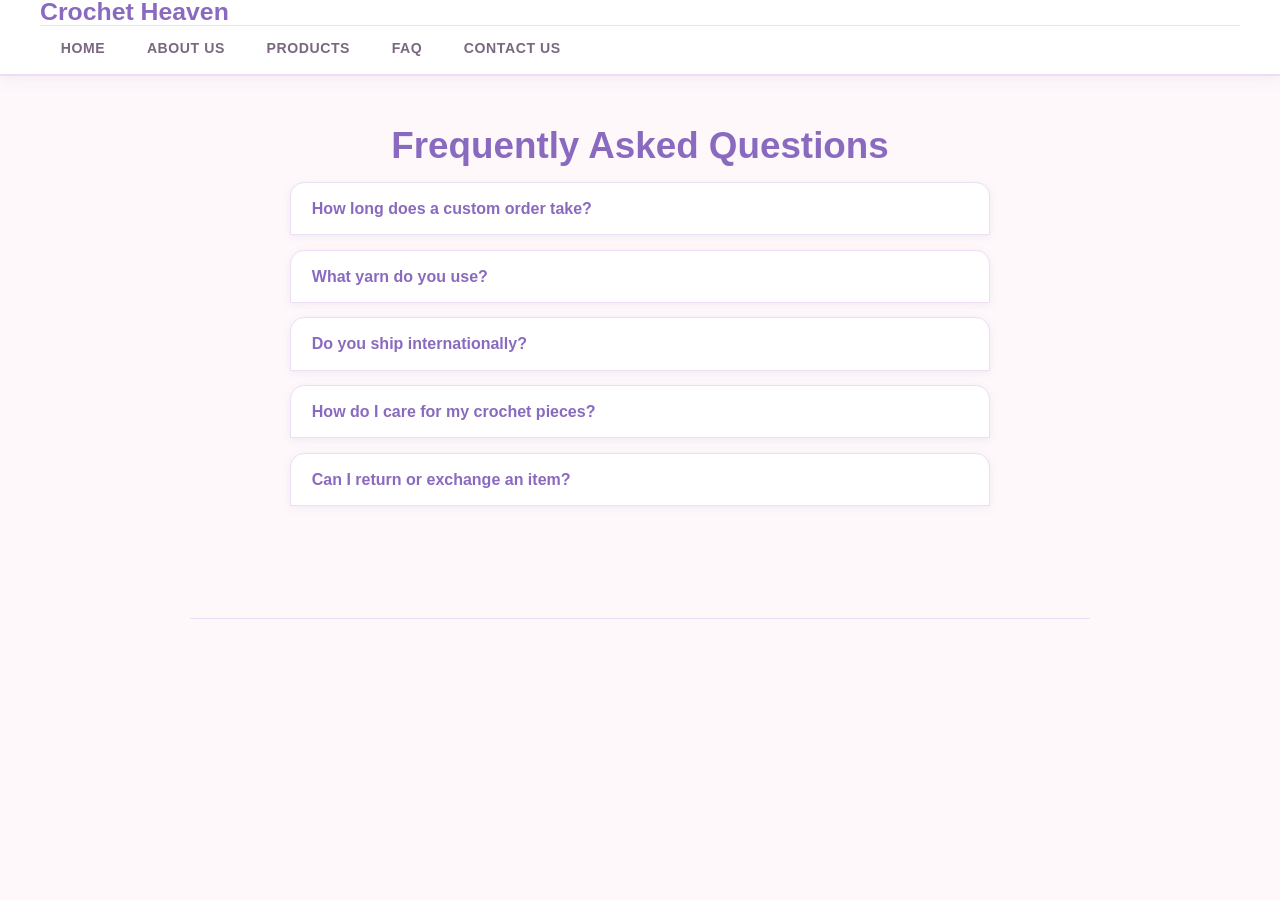
<file: WEDE5020SibahleGumle/pages/FAQ.html>
<!DOCTYPE html>
<html lang="en">
<head>
    <meta charset="UTF-8" />
    <meta name="viewport" content="width=device-width, initial-scale=1.0">
    <link rel="stylesheet" href="./CSS/style.css" />
    <title>FAQ - Crochet Heaven</title>
</head>

<body>
    <header>
        <h1>Crochet Heaven</h1>
        <nav>
            <ul>
                <li><a href="./index.html">Home</a></li>
                <li><a href="./about.html">About Us</a></li>
                <li><a href="./products.html">Products</a></li>
                <li><a href="./FAQ.html">FAQ</a></li>
                <li><a href="./contactus.html">Contact Us</a></li>
            </ul>
        </nav>
    </header>

    <main>
        <section id="faq">
            <h2>Frequently Asked Questions</h2>
            <h3>How long does a custom order take?</h3>
            <p>Custom orders typically take 2-4 weeks from approval, depending on complexity and current workload. Rush orders may be available - just let us know your deadline!</p>

            <h3>What yarn do you use?</h3>
            <p>We primarily use high-quality natural fibres including organic cotton, merino wool and alpaca blends sourced from ethical suppliers. Mention any yarn preference or allergies in your custom order.</p>

            <h3>Do you ship internationally?</h3>
            <p>Yes! We ship worldwide. Domestic shipping takes 3-5 business days; international orders typically arrive within 7-14 business days. All international orders include full tracking.</p>

            <h3>How do I care for my crochet pieces?</h3>
            <p>Hand-wash in cool water with a gentle detergent and lay flat to dry away from direct sunlight. Never tumble dry or wring out crochet items. Detailed care instructions are included with every purchase.</p>
            
            <h3>Can I return or exchange an item?</h3>
            <p>We accept returns on ready-made items within 14 days of delivery, provided items are unworn and in original condition. Custom orders are non-refundable as they are made specifically for you.</p>
        </section>
    </main> 
    <hr /> 
    
    <script src="../../javascript/script.js"></script>
</body>
</html>
</file>
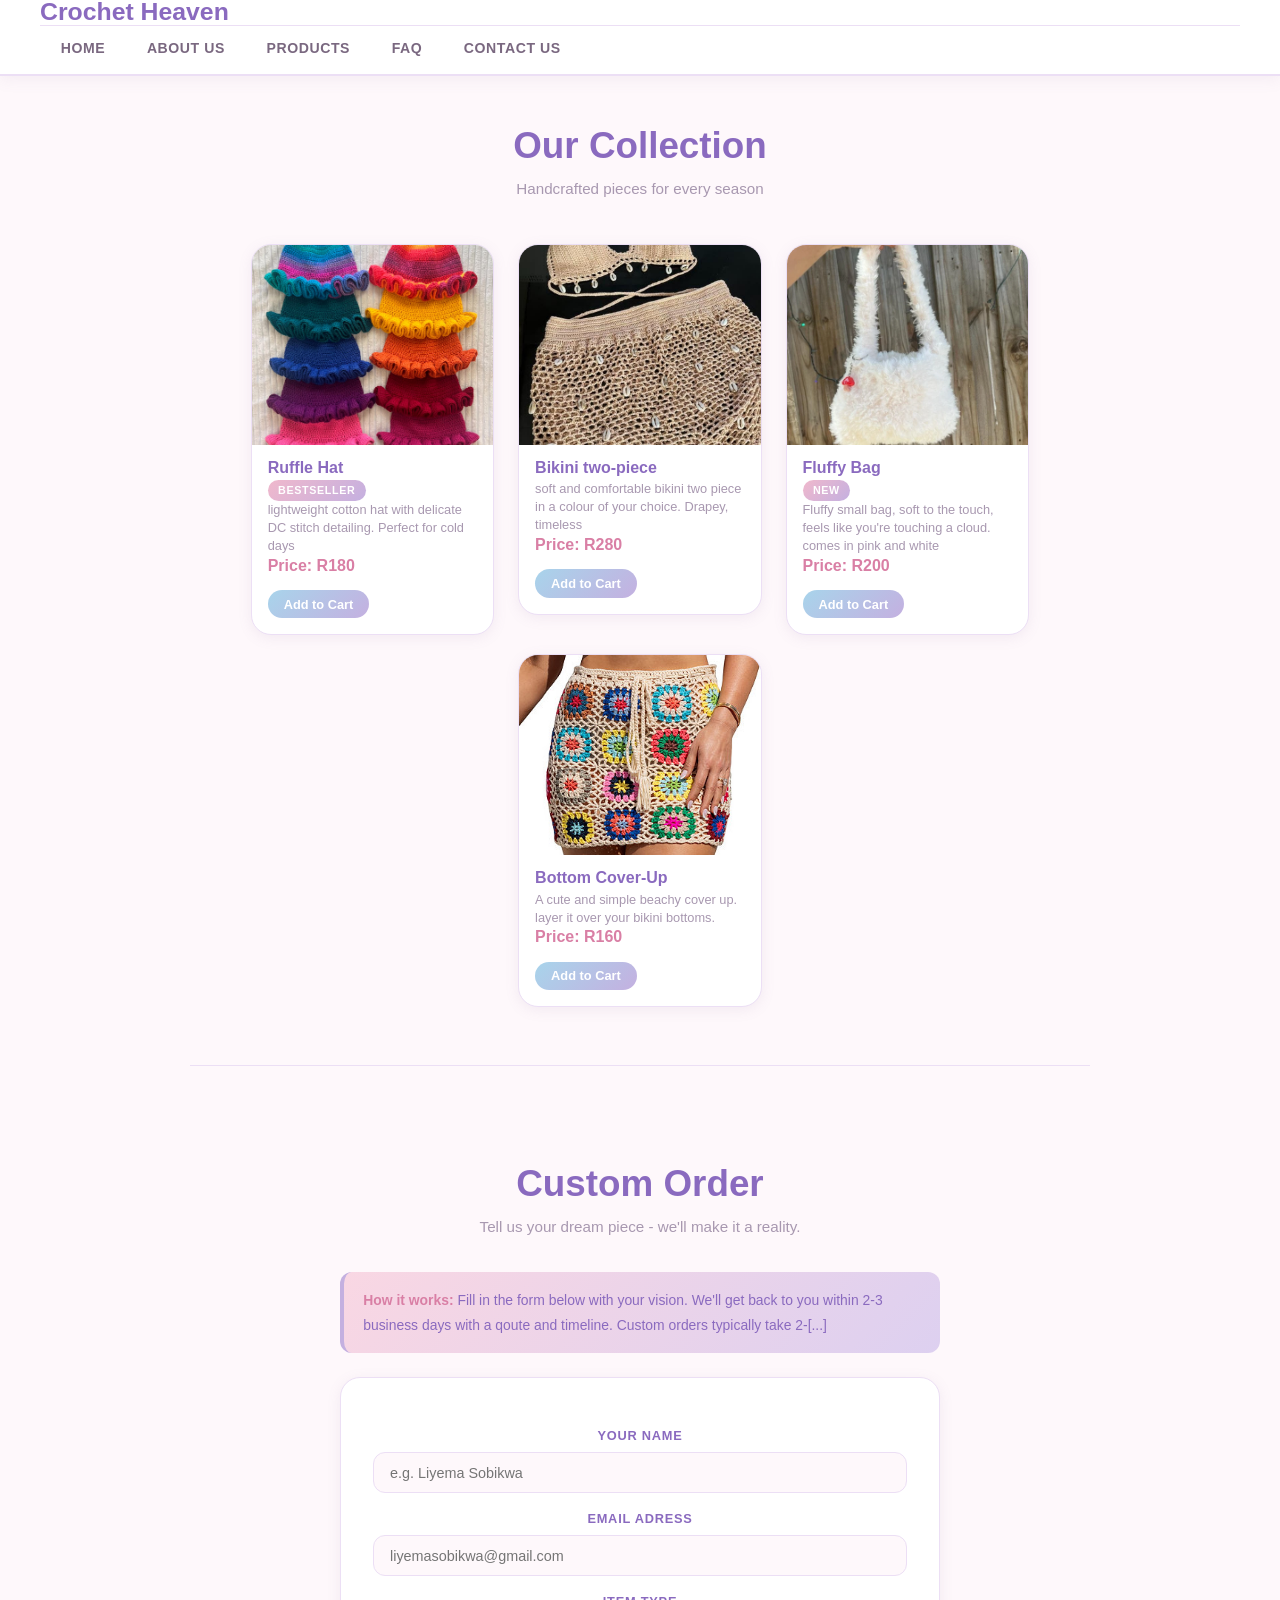
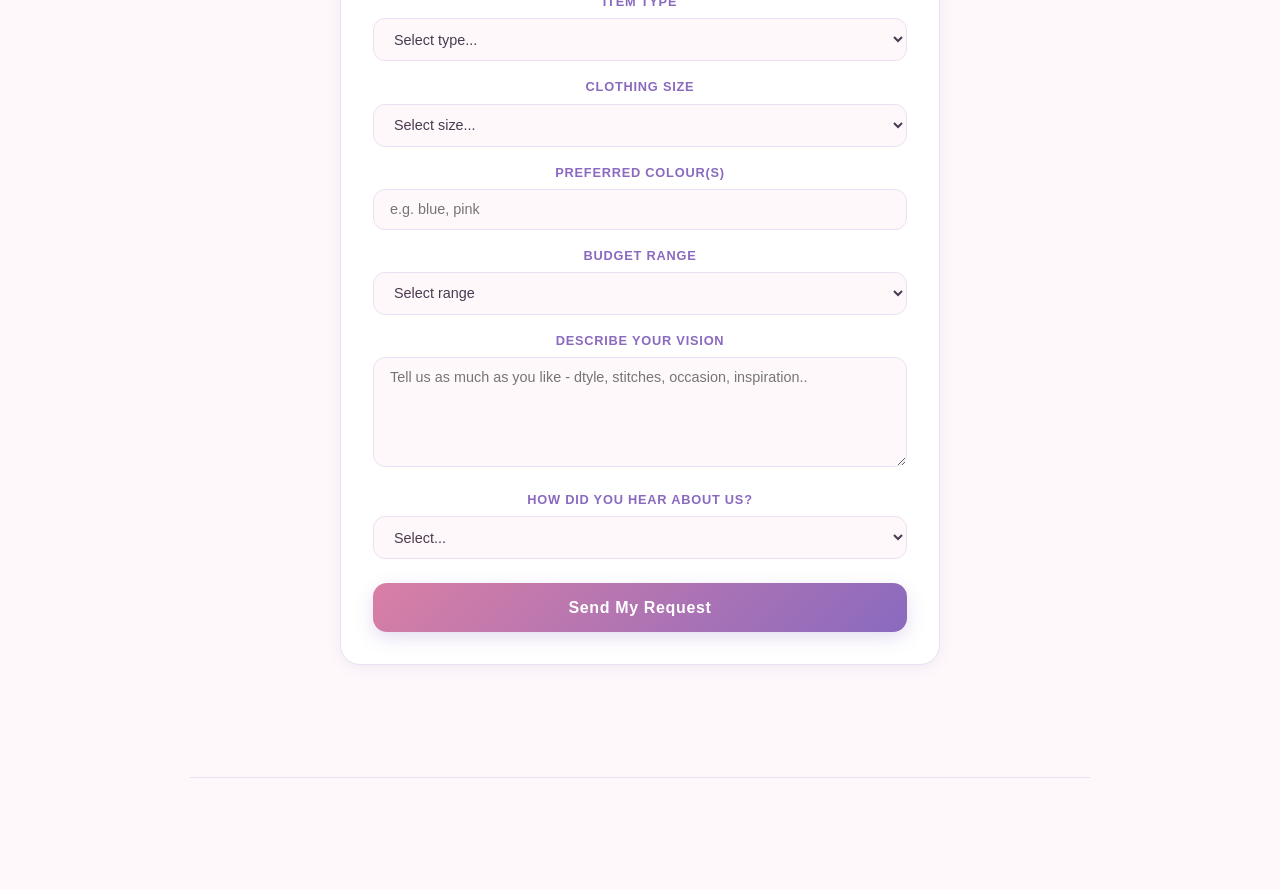
<file: WEDE5020SibahleGumle/pages/products.html>
<!DOCTYPE html>
<html lang="en">
    <head>
        <meta charset="UTF-8" />
        <meta name="viewport" content="width=device-width, initial-scale=1.0" />
        <link rel="stylesheet" href="./CSS/style.css" />
        <title>Products - Crochet Heaven</title>
    </head>
    <body>
        <header>
            <h1>Crochet Heaven</h1>
            <nav>
                <ul>
                    <li><a href="./index.html">Home</a></li>
                    <li><a href="./about.html">About Us</a></li>
                    <li><a href="./products.html">Products</a></li>
                    <li><a href="./FAQ.html">FAQ</a></li>
                    <li><a href="./contactus.html">Contact Us</a></li>
                </ul>
            </nav>
        </header>

        <main>
            <section id="products">
                    <h2>Our Collection</h2>
                    <p>Handcrafted pieces for every season</p>
                    <article>
                        <img src="../assets/images/rufflehat.avif" alt="Ruffle Hat" width="200" />
                        <h3>Ruffle Hat</h3>
                        <p><strong>BESTSELLER</strong></p>
                        <p>lightweight cotton hat with delicate DC stitch detailing. Perfect for cold days</p>
                        <p><strong>Price: R180</strong></p>
                        <button>Add to Cart</button>
                    </article>
                    
                    <article>
                        <img src="../assets/images/bikinitwopiece.jpg" alt="Bikini two-piece" width="200"/>
                        <h3>Bikini two-piece</h3>
                        <p>soft and comfortable bikini two piece in a colour of your choice. Drapey, timeless</p>
                        <p><strong>Price: R280</strong></p>
                        <button>Add to Cart</button>
                    </article>

                    <article>
                        <img src="../assets/images/fluffybag.webp" alt="Fluffy Bag" width="200"/>
                        <h3>Fluffy Bag</h3>
                        <p><strong>NEW</strong></p>
                        <p>Fluffy small bag, soft to the touch, feels like you're touching a cloud. comes in pink and white</p>
                        <p><strong>Price: R200</strong></p>
                        <button>Add to Cart</button>
                    </article>

                    <article>
                        <img src="../assets/images/bottomcoverup.jpg" alt="bottom cover-up" width="200"/>
                        <h3>Bottom Cover-Up</h3>
                        <p>A cute and simple beachy cover up. layer it over your bikini bottoms.</p>
                        <p><strong>Price: R160</strong></p>
                        <button>Add to Cart</button>
                    </article>
                    
                    <hr />
            <section id="custom">
                <h2>Custom Order</h2>
                <p> Tell us your dream piece - we'll make it a reality.</p>
                <p><strong>How it works:</strong> Fill in the form below with your vision. We'll get back to you within 2-3 business days with a qoute and timeline. Custom orders typically take 2-[...]

                <form action="#" method="post">
                    <label for="name">Your Name</label><br />
                    <input type="text" id="name" name="name" placeholder="e.g. Liyema Sobikwa" required /><br /><br />

                    <label for="email">Email Adress</label><br />
                    <input type="email" id="email" name="email" placeholder="liyemasobikwa@gmail.com" required /><br /><br />

                    <label for="item-type"> Item Type</label><br />
                    <select id="item-type" name="item-type">
                        <option value="">Select type...</option>
                        <option>Top / Crop Top</option>
                        <option>Cardigan / Jacket</option>
                        <option>Skirt</option>
                        <option>Beach wear</option>
                        <option>Dress</option>
                        <option>Bag / Tote</option>
                        <option>Scarf</option>
                        <option>Other</option>
                    </select><br /><br />

                    <label for="size">Clothing Size</label><br />
                    <select id="size" name="size">
                        <option value="">Select size...</option>
                        <option>XS</option>
                        <option>S</option>
                        <OPTION>M</OPTION>
                        <OPTION>L</OPTION>
                        <OPTION>XL</OPTION>
                        <OPTION>XXL</OPTION>
                        <OPTION>Custom measurements</OPTION>
                    </select><br /><br />
                    <label for="colour">Preferred Colour(s)</label><br />
                    <input type="text" id="colour" name="colour" placeholder="e.g. blue, pink"/><br /><br />

                    <label for="budget">Budget Range</label><br />
                    <select id="budget" name="budget">
                        <option value="">Select range</option>
                        <option>R100-R200</option>
                        <OPTION>R201-R300</OPTION>
                        <OPTION>R301-400</OPTION>
                        <OPTION>R401-500</OPTION>
                        <OPTION>R501-R600</OPTION>
                        <OPTION>R601+</OPTION>
                    </select><br /><br />

                    <label for="description">Describe Your Vision</label><br />
                    <textarea id="description" name="description" rowa="5" cols="40" placeholder="Tell us as much as you like - dtyle, stitches, occasion, inspiration.."></textarea><br /><br />

                    <label for="referral">How did you hear about us?</label><br />
                    <select id="referral" name="referral">
                        <option value="">Select...</option>
                        <option>Instagram</option>
                        <OPTION>TikTok</OPTION>
                        <option>Word of mouth</option>
                        <option>Other</option>

                    </select>
                    <br /><br />
                    <button type="submit">Send My Request</button>

                </form>
            </section>

            <hr />
        </main>

        <script src="../../javascript/script.js"></script>
    </body>

</html>
</file>
<file: style.css>
:root {
  
  --pink:        #f9d7e3;
  --pink-mid:    #f0b8cc;
  --pink-deep:   #d97fa5;
  --blue:        #cde8f5;
  --blue-mid:    #a8d4eb;
  --blue-deep:   #5fa8cc;
  --lavender:    #ddd0f0;
  --lav-mid:     #c4b0e0;
  --lav-deep:    #8a6abf;
  --bg:          #fef8fb;
  --white:       #ffffff;
  --text:        #4a3a50;
  --text-light:  #7a6880;
  --text-xlight: #a898b0;
  --border:      #ecdff5;
  --shadow:      rgba(140, 110, 160, 0.10);
}




*,
*::before,
*::after {
  margin: 0;
  padding: 0;
  box-sizing: border-box;
}

html {
  scroll-behavior: smooth;
}

body {
  font-family: 'Nunito', sans-serif;
  background-color: var(--bg);
  color: var(--text);
  line-height: 1.6;
  min-height: 100vh;
}

h1, h2, h3, h4, h5, h6 {
  font-family: 'Quicksand', sans-serif;
  font-weight: 700;
  color: var(--lav-deep);
  line-height: 1.2;
}

p {
  color: var(--text-light);
  font-size: 0.95rem;
  line-height: 1.75;
}

a {
  color: var(--pink-deep);
  text-decoration: none;
  transition: color 0.2s;
}

a:hover {
  color: var(--lav-deep);
  text-decoration: underline;
}

img {
  display: block;
  max-width: 100%;
  height: auto;
  border-radius: 12px;
}

ul {
  list-style: none;
}

hr {
  border: none;
  border-top: 1.5px solid var(--border);
  margin: 3rem auto;
  max-width: 900px;
}


/* ── 3. HEADER ─────────────────────────────────────────────── */

header {
  background-color: var(--white);
  border-bottom: 2px solid var(--border);
  padding: 0 2.5rem;
  position: sticky;
  top: 0;
  z-index: 200;
  box-shadow: 0 2px 16px var(--shadow);
}

/* Center header content and make header constrained like main */
header {
  max-width: 1100px;
  margin: 0 auto;
  left: 0;
  right: 0;
}

/* Logo row */
header > div:first-child {
  display: flex;
  align-items: center;
  justify-content: space-between;
  padding: 1rem 0;
  gap: 1rem;
  flex-wrap: wrap;
}

/* Make sure nav and account controls align on large screens */
header nav { order: 2; }
#account-controls { order: 3; }
#account-controls, header nav, header > div:first-child { align-items:center; }

header h1 {
  font-size: 1.55rem;
  color: var(--lav-deep);
  line-height: 1;
}

header > div:first-child > div > p {
  font-size: 0.7rem;
  color: var(--pink-deep);
  letter-spacing: 0.14em;
  text-transform: uppercase;
  font-weight: 600;
}

/* Search bar */
header input[type="text"] {
  border: 1.5px solid var(--lav-mid);
  border-right: none;
  border-radius: 50px 0 0 50px;
  padding: 0.45rem 1rem;
  font-family: 'Nunito', sans-serif;
  font-size: 0.85rem;
  color: var(--text);
  background: var(--bg);
  outline: none;
  width: 190px;
  transition: border-color 0.2s, box-shadow 0.2s;
}

header input[type="text"]:focus {
  border-color: var(--lav-deep);
  box-shadow: 0 0 0 3px rgba(138, 106, 191, 0.12);
}

header input[type="text"]::placeholder {
  color: var(--text-xlight);
}

/* My Account button & Search button share base button styles */
header button {
  background: linear-gradient(135deg, var(--lav-deep), var(--pink-deep));
  color: white;
  border: none;
  cursor: pointer;
  padding: 0.48rem 1rem;
  font-family: 'Nunito', sans-serif;
  font-size: 0.85rem;
  font-weight: 600;
  transition: opacity 0.2s, transform 0.15s;
}

header button:hover {
  opacity: 0.88;
  transform: translateY(-1px);
}

/* Search button — right half */
header > div:nth-child(2) button {
  border-radius: 0 50px 50px 0;
}

/* My Account button — standalone */
header > div:nth-child(3) button {
  background: linear-gradient(135deg, var(--pink-mid), var(--lav-mid));
  color: var(--lav-deep);
  border-radius: 50px;
  padding: 0.5rem 1.2rem;
  font-family: 'Quicksand', sans-serif;
  font-weight: 700;
  box-shadow: 0 2px 8px rgba(196, 176, 224, 0.4);
}

header > div:nth-child(3) button:hover {
  box-shadow: 0 4px 14px rgba(196, 176, 224, 0.5);
}


/* NAVIGATION */

nav {
  border-top: 1px solid var(--border);
}

nav ul {
  display: flex;
  gap: 0;
  padding: 0;
}

nav ul li a {
  display: block;
  text-decoration: none;
  color: var(--text-light);
  font-family: 'Quicksand', sans-serif;
  font-size: 0.88rem;
  font-weight: 600;
  letter-spacing: 0.04em;
  text-transform: uppercase;
  padding: 0.7rem 1.3rem;
  border-bottom: 3px solid transparent;
  transition: color 0.2s, border-color 0.2s;
}

nav ul li a:hover,
nav ul li a.active {
  color: var(--lav-deep);
  border-bottom-color: var(--lav-deep);
  text-decoration: none;
}

/* MAIN & SECTIONS */

main {
  max-width: 1100px;
  margin: 0 auto;
  padding: 0 1.5rem;
}

section {
  padding: 3rem 0 4rem;
}

section h2 {
  font-size: clamp(1.6rem, 4vw, 2.3rem);
  color: var(--lav-deep);
  margin-bottom: 0.5rem;
  text-align: center;
}

section > p:first-of-type {
  text-align: center;
  color: var(--text-xlight);
  margin-bottom: 2rem;
}


/* HOME — HERO */

#home {
  background: linear-gradient(160deg, #fce8f0 0%, #e8d8f5 45%, #cde8f5 100%);
  border-radius: 24px;
  padding: 4.5rem 2.5rem;
  text-align: center;
  margin-top: 2rem;
}

#home h2 {
  font-size: clamp(2rem, 5vw, 3.4rem);
  color: var(--lav-deep);
  margin-bottom: 1rem;
}

#home > p {
  max-width: 500px;
  margin: 0 auto 2.2rem;
  font-size: 1.05rem;
  color: var(--text-light);
}

/* Hero call-to-action buttons */
#home > a button {
  background: linear-gradient(135deg, var(--pink-deep), var(--lav-deep));
  color: white;
  border: none;
  cursor: pointer;
  padding: 0.85rem 2.2rem;
  border-radius: 50px;
  font-family: 'Quicksand', sans-serif;
  font-size: 0.95rem;
  font-weight: 700;
  margin: 0.3rem;
  box-shadow: 0 6px 20px rgba(138, 106, 191, 0.25);
  transition: transform 0.15s, box-shadow 0.2s;
}

#home > a button:hover {
  transform: translateY(-2px);
  box-shadow: 0 10px 26px rgba(138, 106, 191, 0.32);
}

#home > a:last-of-type button {
  background: rgba(255, 255, 255, 0.85);
  color: var(--lav-deep);
  border: 2px solid var(--lav-mid);
  box-shadow: none;
}

#home > a:last-of-type button:hover {
  background: var(--lavender);
}

/* "Why Choose Us" list */
#home h3 {
  font-size: 1.3rem;
  color: var(--lav-deep);
  margin: 2.5rem 0 1.2rem;
}

#home ul {
  display: grid;
  grid-template-columns: repeat(auto-fit, minmax(200px, 1fr));
  gap: 1.2rem;
  max-width: 860px;
  margin: 0 auto;
  text-align: left;
}

#home ul li {
  background: var(--white);
  border-radius: 16px;
  padding: 1.3rem 1.2rem;
  border: 1.5px solid var(--border);
  box-shadow: 0 3px 12px var(--shadow);
  font-size: 0.88rem;
  color: var(--text-light);
  line-height: 1.55;
  transition: transform 0.2s, box-shadow 0.2s;
}

#home ul li:hover {
  transform: translateY(-4px);
  box-shadow: 0 8px 22px rgba(140, 110, 160, 0.14);
}

#home ul li strong {
  display: block;
  color: var(--lav-deep);
  font-family: 'Quicksand', sans-serif;
  font-size: 0.97rem;
  margin-bottom: 0.3rem;
}


/*  ABOUT US */

#about {
  display: grid;
  grid-template-columns: 1fr 1fr;
  gap: 3rem;
  align-items: start;
  text-align: left;
}

#about h2 {
  grid-column: 1 / -1;
  text-align: center;
}

#about h3 {
  font-size: 1.5rem;
  color: var(--lav-deep);
  margin-bottom: 0.9rem;
}

#about p {
  margin-bottom: 0.9rem;
  color: var(--text-light);
}

/* Tags list */
#about ul {
  display: flex;
  flex-wrap: wrap;
  gap: 0.5rem;
  margin-top: 1rem;
}

#about ul li {
  background: var(--lavender);
  color: var(--lav-deep);
  padding: 0.28rem 0.9rem;
  border-radius: 50px;
  font-size: 0.78rem;
  font-weight: 700;
  letter-spacing: 0.04em;
}

@media (max-width: 640px) {
  #about {
    grid-template-columns: 1fr;
  }
}


/*  PRODUCTS */

#products {
  text-align: center;
}

#products article {
  display: inline-block;
  vertical-align: top;
  width: calc(25% - 1.2rem);
  margin: 0.6rem;
  background: var(--white);
  border-radius: 20px;
  overflow: hidden;
  border: 1.5px solid var(--border);
  box-shadow: 0 3px 14px var(--shadow);
  text-align: left;
  transition: transform 0.2s, box-shadow 0.2s;
}

#products article:hover {
  transform: translateY(-6px);
  box-shadow: 0 14px 32px rgba(140, 110, 160, 0.16);
}

#products article img {
  width: 100%;
  height: 200px;
  object-fit: cover;
  border-radius: 0;
  background: var(--lavender);
}

#products article h3 {
  font-size: 1rem;
  color: var(--lav-deep);
  padding: 0.8rem 1rem 0.2rem;
}

#products article p {
  padding: 0 1rem;
  font-size: 0.8rem;
  color: var(--text-xlight);
  line-height: 1.4;
}

/* Price list item */
#products article p:last-of-type {
  padding-bottom: 0.8rem;
}

#products article p strong {
  color: var(--pink-deep);
  font-size: 1rem;
}

/* Bestseller / New badge — first strong in first p */
#products article p:first-of-type strong {
  display: inline-block;
  background: linear-gradient(135deg, var(--pink-mid), var(--lav-mid));
  color: white;
  font-size: 0.67rem;
  padding: 0.18rem 0.65rem;
  border-radius: 50px;
  letter-spacing: 0.06em;
  text-transform: uppercase;
}

#products article button {
  display: block;
  margin: 0 1rem 1rem;
  background: linear-gradient(135deg, var(--blue-mid), var(--lav-mid));
  color: white;
  border: none;
  cursor: pointer;
  padding: 0.42rem 1rem;
  border-radius: 50px;
  font-family: 'Quicksand', sans-serif;
  font-size: 0.8rem;
  font-weight: 700;
  transition: opacity 0.2s, transform 0.15s;
}

#products article button:hover {
  opacity: 0.88;
  transform: scale(1.04);
}

@media (max-width: 900px) {
  #products article { width: calc(50% - 1.2rem); }
}

@media (max-width: 540px) {
  #products article { width: 100%; margin: 0.6rem 0; }
}


/*FORMS (Custom Order & Contact) */

section form {
  max-width: 600px;
  margin: 0 auto;
  background: var(--white);
  border-radius: 20px;
  padding: 2rem;
  border: 1.5px solid var(--border);
  box-shadow: 0 3px 14px var(--shadow);
}

section form label {
  display: block;
  font-size: 0.8rem;
  font-weight: 700;
  color: var(--lav-deep);
  letter-spacing: 0.06em;
  text-transform: uppercase;
  margin-bottom: 0.35rem;
  margin-top: 1rem;
}

section form input[type="text"],
section form input[type="email"],
section form select,
section form textarea {
  width: 100%;
  padding: 0.72rem 1rem;
  border: 1.5px solid var(--border);
  border-radius: 12px;
  background: var(--bg);
  color: var(--text);
  font-family: 'Nunito', sans-serif;
  font-size: 0.9rem;
  outline: none;
  transition: border-color 0.2s, box-shadow 0.2s;
}

section form input:focus,
section form select:focus,
section form textarea:focus {
  border-color: var(--lav-mid);
  box-shadow: 0 0 0 3px rgba(196, 176, 224, 0.25);
}

section form textarea {
  resize: vertical;
  min-height: 110px;
}

section form br {
  display: none;
}

section form button[type="submit"] {
  display: block;
  width: 100%;
  margin-top: 1.5rem;
  background: linear-gradient(135deg, var(--pink-deep), var(--lav-deep));
  color: white;
  border: none;
  cursor: pointer;
  padding: 0.95rem;
  border-radius: 14px;
  font-family: 'Quicksand', sans-serif;
  font-size: 1rem;
  font-weight: 700;
  letter-spacing: 0.04em;
  box-shadow: 0 6px 18px rgba(138, 106, 191, 0.22);
  transition: transform 0.15s, box-shadow 0.2s;
}

section form button[type="submit"]:hover {
  transform: translateY(-2px);
  box-shadow: 0 10px 24px rgba(138, 106, 191, 0.3);
}

/* "How it works" info paragraph above form */
#custom p strong {
  color: var(--pink-deep);
}

#custom > p:nth-of-type(2) {
  max-width: 600px;
  margin: 0 auto 1.5rem;
  background: linear-gradient(135deg, var(--pink), var(--lavender));
  border-left: 4px solid var(--lav-mid);
  border-radius: 12px;
  padding: 1rem 1.2rem;
  font-size: 0.87rem;
  color: var(--lav-deep);
  text-align: left;
}


/* FAQ  */

#faq {
  max-width: 700px;
  margin: 0 auto;
}

#faq h3 {
  font-size: 1rem;
  color: var(--lav-deep);
  background: var(--white);
  border: 1.5px solid var(--border);
  border-radius: 14px 14px 0 0;
  padding: 1rem 1.3rem;
  margin-top: 0.9rem;
  cursor: default;
  box-shadow: 0 2px 8px var(--shadow);
}

#faq h3 + p {
  background: var(--white);
  border: 1.5px solid var(--border);
  border-top: none;
  border-radius: 0 0 14px 14px;
  padding: 0.8rem 1.3rem 1.1rem;
  font-size: 0.9rem;
  color: var(--text-light);
  line-height: 1.75;
  margin-bottom: 0;
  box-shadow: 0 3px 10px var(--shadow);
}


/* CONTACT US */

#contact {
  max-width: 900px;
  margin: 0 auto;
}

#contact h3 {
  font-size: 1.2rem;
  color: var(--lav-deep);
  margin: 2rem 0 0.8rem;
  text-align: left;
}

/* Contact info list */
#contact ul {
  background: var(--white);
  border-radius: 16px;
  border: 1.5px solid var(--border);
  padding: 1.2rem 1.5rem;
  box-shadow: 0 3px 14px var(--shadow);
  margin-bottom: 1.5rem;
}

#contact ul li {
  padding: 0.55rem 0;
  border-bottom: 1px solid var(--border);
  font-size: 0.9rem;
  color: var(--text-light);
}

#contact ul li:last-child {
  border-bottom: none;
}

#contact ul li strong {
  color: var(--lav-deep);
  margin-right: 0.4rem;
}

#contact ul li a {
  color: var(--pink-deep);
  font-weight: 600;
}

#contact ul li a:hover {
  color: var(--lav-deep);
}

/* ── MAP ── */
    .map-section {
      max-width:940px; margin:0 auto; padding:0 2rem 4rem;
    }
    .map-header {
      display:flex; align-items:center; gap:0.8rem;
      margin-bottom:1.2rem;
    }
    .map-header h3 { font-size:1.25rem; color:var(--lav-deep); }
    .map-header p  { font-size:0.84rem; color:var(--xmuted); margin-top:0.15rem; }
    .map-pin-badge {
      background:linear-gradient(135deg,var(--pink),var(--lav));
      border-radius:12px; padding:0.7rem 0.85rem;
      font-size:1.5rem; flex-shrink:0;
      border:1.5px solid var(--border);
    }
    .map-container {
      border-radius:20px 20px 0 0; overflow:hidden;
      border:2px solid var(--border); border-bottom:none;
      box-shadow:0 6px 24px rgba(140,110,160,0.13);
    }
    .map-container iframe {
      display:block; width:100%; height:420px; border:none;
    }
    .map-footer {
      display:flex; align-items:center; justify-content:space-between;
      flex-wrap:wrap; gap:0.8rem;
      background:var(--white); border:2px solid var(--border);
      border-top:none; border-radius:0 0 20px 20px;
      padding:0.95rem 1.3rem;
    }
    .map-address { display:flex; align-items:center; gap:0.6rem; }
    .map-address span:first-child { font-size:1.2rem; }
    .map-address div h4 { font-size:0.88rem; color:var(--lav-deep); }
    .map-address div p  { font-size:0.8rem; color:var(--xmuted); margin:0; }
    .btn-directions {
      background:linear-gradient(135deg,var(--pink-deep),var(--lav-deep));
      color:white; border:none; cursor:pointer;
      padding:0.52rem 1.2rem; border-radius:50px;
      font-family:'Quicksand',sans-serif; font-size:0.82rem; font-weight:700;
      text-decoration:none; display:inline-flex; align-items:center; gap:0.4rem;
      box-shadow:0 3px 12px rgba(138,106,191,0.22);
      transition:transform 0.15s, box-shadow 0.2s;
    }
    .btn-directions:hover { transform:translateY(-2px); box-shadow:0 6px 16px rgba(138,106,191,0.3); text-decoration:none; }

/*  FOOTER */

footer {
  background: linear-gradient(135deg, var(--lav-deep), #7056a8);
  color: rgba(255, 255, 255, 0.85);
  text-align: center;
  padding: 2.5rem 2rem;
  margin-top: 4rem;
}

footer p {
  color: rgba(255, 255, 255, 0.75);
  font-size: 0.85rem;
  line-height: 1.8;
}

footer strong {
  font-family: 'Quicksand', sans-serif;
  font-size: 1.1rem;
  color: white;
}

footer a {
  color: rgba(255, 255, 255, 0.75);
}

footer a:hover {
  color: white;
  text-decoration: underline;
}


/*  RESPONSIVE  */

@media (max-width: 768px) {
  header {
    padding: 0 1.2rem;
  }

  header > div:first-child {
    flex-direction: column;
    align-items: flex-start;
    gap: 0.8rem;
  }

  nav ul {
    flex-wrap: wrap;
  }

  nav ul li a {
    padding: 0.6rem 0.8rem;
    font-size: 0.78rem;
  }

  main {
    padding: 0 1rem;
  }

  #home {
    padding: 3rem 1.2rem;
  }

  #about {
    grid-template-columns: 1fr;
  }

  section form {
    padding: 1.4rem;
  }
}

@media (max-width: 480px) {
  header input[type="text"] {
    width: 130px;
  }

  #home h2 {
    font-size: 1.8rem;
  }
}


/* CART PANEL */
#cart-panel {
  position: fixed;
  right: 1rem;
  top: 72px;
  width: 260px;
  background: var(--white);
  border: 1.5px solid var(--border);
  border-radius: 12px;
  box-shadow: 0 8px 30px rgba(140,110,160,0.14);
  z-index: 500;
  font-size: 0.9rem;
}

#cart-summary { display:flex; align-items:center; justify-content:space-between; padding:0.6rem; gap:0.6rem; }
#cart-summary button#cart-toggle { background: linear-gradient(135deg, var(--pink-mid), var(--lav-mid)); color:white; border:none; padding:0.45rem 0.7rem; border-radius:8px; font-weight:700; }
#cart-amounts { text-align:right; font-size:0.86rem; color:var(--text-xlight); }
#cart-amounts div { line-height:1.25; }

#cart-details { padding:0.6rem; border-top:1px solid var(--border); }
#cart-items-list { max-height:180px; overflow:auto; margin:0 0 0.6rem 0; padding-left:1rem; }
#cart-items-list li { margin-bottom:0.45rem; color:var(--text-light); }
#cart-actions { display:flex; gap:0.5rem; }
#cart-actions button { flex:1; padding:0.45rem; border-radius:8px; border:none; cursor:pointer; }
#cart-clear { background:#f2e9f3; color:var(--lav-deep); }
#cart-checkout { background: linear-gradient(135deg,var(--pink-deep),var(--lav-deep)); color:white; }

@media (max-width: 640px) {
  #cart-panel { right: 0.5rem; left: 0.5rem; top: auto; bottom: 1rem; width: auto; }
}

/* CHECKOUT MODAL */
.modal-overlay {
  position: fixed;
  inset: 0;
  background: rgba(10,10,12,0.45);
  display: flex;
  align-items: center;
  justify-content: center;
  z-index: 1000;
}
.checkout-modal {
  width: 960px;
  max-width: 94%;
  background: var(--white);
  border-radius: 12px;
  padding: 1.2rem;
  box-shadow: 0 8px 40px rgba(140,110,160,0.18);
  border: 1.5px solid var(--border);
}
.checkout-grid { display:flex; gap:1rem; }
.checkout-column { flex:1; }
.checkout-modal h3 { margin-bottom:0.6rem; color:var(--lav-deep); }
.checkout-modal label { display:block; font-size:0.82rem; color:var(--lav-deep); margin-top:0.6rem; }
.checkout-modal input, .checkout-modal textarea, .checkout-modal select { width:100%; padding:0.6rem; border-radius:8px; border:1.5px solid var(--border); background:var(--bg); }
.checkout-actions { display:flex; gap:0.6rem; justify-content:flex-end; margin-top:0.8rem; }
.checkout-actions button { padding:0.6rem 0.9rem; border-radius:8px; border:none; cursor:pointer; }
.checkout-success { padding:1rem; border-radius:10px; background:linear-gradient(135deg,var(--pink),var(--lavender)); color:var(--lav-deep); text-align:center; font-weight:700; }

@media (max-width:880px) {
  .checkout-grid { flex-direction:column; }
}

/* Brand / logo */
.brand { display:flex; align-items:center; gap:0.7rem; }
.site-logo { width:42px; height:42px; display:inline-block; flex-shrink:0; }
.site-logo svg { width:100%; height:100%; display:block; }
.brand h1 { font-size:1.4rem; margin:0; }

/* Primary shop and custom-order buttons */
.btn-shop, .btn-custom { display:inline-flex; align-items:center; gap:0.45rem; border:none; cursor:pointer; padding:0.6rem 1rem; border-radius:12px; font-weight:700; text-decoration:none; }
.btn-shop { background: linear-gradient(135deg, var(--pink-deep), var(--lav-deep)); color: white; }
.btn-custom { background: linear-gradient(135deg, var(--blue-mid), var(--lav-mid)); color: white; }
.btn-shop:hover, .btn-custom:hover { transform: translateY(-2px); opacity:0.95; }

/* Small emoji adjustments */
.emoji { font-size:1.05rem; line-height:1; }

/* ACCOUNT / AUTH */
#account-controls { margin-left: 1rem; display:inline-flex; align-items:center; gap:0.5rem; }
.account-btn { background:transparent; border:1.5px solid var(--border); padding:0.35rem 0.6rem; border-radius:10px; cursor:pointer; color:var(--lav-deep); font-weight:700; }
.account-name { font-weight:700; color:var(--lav-deep); }

.auth-modal-overlay { position:fixed; inset:0; background:rgba(10,10,12,0.45); display:flex; align-items:center; justify-content:center; z-index:1200; }
.auth-modal { width:420px; max-width:94%; background:var(--white); border-radius:10px; padding:1rem; border:1.5px solid var(--border); box-shadow:0 8px 30px rgba(140,110,160,0.12); }
.auth-modal h3{ color:var(--lav-deep); margin-bottom:0.6rem; }
.auth-modal label{ display:block; font-size:0.85rem; color:var(--lav-deep); margin-top:0.5rem; }
.auth-modal input{ width:100%; padding:0.5rem; border-radius:8px; border:1.5px solid var(--border); background:var(--bg); }
.auth-actions{ display:flex; gap:0.5rem; justify-content:flex-end; margin-top:0.75rem; }
.auth-actions button{ padding:0.5rem 0.8rem; border-radius:8px; border:none; cursor:pointer; }


.error {
    color: #d62828;
    font-size: 0.9rem;
    display: block;
    margin-top: 5px;
}

.input-error {
    border: 2px solid #d62828;
}

.toast {
    visibility: hidden;
    min-width: 250px;
    background-color: #4CAF50;
    color: white;
    text-align: center;
    border-radius: 8px;
    padding: 14px;
    position: fixed;
    z-index: 9999;
    left: 50%;
    bottom: 30px;
    transform: translateX(-50%);
    font-size: 16px;
    opacity: 0;
    transition: opacity 0.4s ease, bottom 0.4s ease;
}

/* show state */
.toast.show {
    visibility: visible;
    opacity: 1;
    bottom: 50px;
} 
/* lightbox styles */
.lightbox {
    display: none;
    position: fixed;
    z-index: 9999;
    left: 0;
    top: 0;
    width: 100%;
    height: 100%;
    background: rgba(0,0,0,0.9);
    justify-content: center;
    align-items: center;
}

.lightbox-img {
    max-width: 90%;
    max-height: 80%;
    border-radius: 10px;
}

.close-btn {
    position: absolute;
    top: 20px;
    right: 30px;
    font-size: 40px;
    color: white;
    cursor: pointer;
    font-weight: bold;
}
/* Brand / Logo */

.brand {
    display: flex;
    align-items: center;
    justify-content: center;
    gap: 15px;
    padding: 10px;
}

.logo {
    width: 90px;
    height: auto;
}

.brand-text h1 {
    margin: 0;
}

.brand-text p {
    margin: 0;
    font-size: 0.9rem;
    color: #777;
}
</file>
<file: WEDE5020SibahleGumle/CSS/style.css>
:root {
  
  --pink:        #f9d7e3;
  --pink-mid:    #f0b8cc;
  --pink-deep:   #d97fa5;
  --blue:        #cde8f5;
  --blue-mid:    #a8d4eb;
  --blue-deep:   #5fa8cc;
  --lavender:    #ddd0f0;
  --lav-mid:     #c4b0e0;
  --lav-deep:    #8a6abf;
  --bg:          #fef8fb;
  --white:       #ffffff;
  --text:        #4a3a50;
  --text-light:  #7a6880;
  --text-xlight: #a898b0;
  --border:      #ecdff5;
  --shadow:      rgba(140, 110, 160, 0.10);
}




*,
*::before,
*::after {
  margin: 0;
  padding: 0;
  box-sizing: border-box;
}

html {
  scroll-behavior: smooth;
}

body {
  font-family: 'Nunito', sans-serif;
  background-color: var(--bg);
  color: var(--text);
  line-height: 1.6;
  min-height: 100vh;
}

h1, h2, h3, h4, h5, h6 {
  font-family: 'Quicksand', sans-serif;
  font-weight: 700;
  color: var(--lav-deep);
  line-height: 1.2;
}

p {
  color: var(--text-light);
  font-size: 0.95rem;
  line-height: 1.75;
}

a {
  color: var(--pink-deep);
  text-decoration: none;
  transition: color 0.2s;
}

a:hover {
  color: var(--lav-deep);
  text-decoration: underline;
}

img {
  display: block;
  max-width: 100%;
  height: auto;
  border-radius: 12px;
}

ul {
  list-style: none;
}

hr {
  border: none;
  border-top: 1.5px solid var(--border);
  margin: 3rem auto;
  max-width: 900px;
}


/* ── 3. HEADER ─────────────────────────────────────────────── */

header {
  background-color: var(--white);
  border-bottom: 2px solid var(--border);
  padding: 0 2.5rem;
  position: sticky;
  top: 0;
  z-index: 200;
  box-shadow: 0 2px 16px var(--shadow);
}

/* Logo row */
header > div:first-child {
  display: flex;
  align-items: center;
  justify-content: space-between;
  padding: 1rem 0;
  gap: 1rem;
  flex-wrap: wrap;
}

header h1 {
  font-size: 1.55rem;
  color: var(--lav-deep);
  line-height: 1;
}

header > div:first-child > div > p {
  font-size: 0.7rem;
  color: var(--pink-deep);
  letter-spacing: 0.14em;
  text-transform: uppercase;
  font-weight: 600;
}

/* Search bar */
header input[type="text"] {
  border: 1.5px solid var(--lav-mid);
  border-right: none;
  border-radius: 50px 0 0 50px;
  padding: 0.45rem 1rem;
  font-family: 'Nunito', sans-serif;
  font-size: 0.85rem;
  color: var(--text);
  background: var(--bg);
  outline: none;
  width: 190px;
  transition: border-color 0.2s, box-shadow 0.2s;
}

header input[type="text"]:focus {
  border-color: var(--lav-deep);
  box-shadow: 0 0 0 3px rgba(138, 106, 191, 0.12);
}

header input[type="text"]::placeholder {
  color: var(--text-xlight);
}

/* My Account button & Search button share base button styles */
header button {
  background: linear-gradient(135deg, var(--lav-deep), var(--pink-deep));
  color: white;
  border: none;
  cursor: pointer;
  padding: 0.48rem 1rem;
  font-family: 'Nunito', sans-serif;
  font-size: 0.85rem;
  font-weight: 600;
  transition: opacity 0.2s, transform 0.15s;
}

header button:hover {
  opacity: 0.88;
  transform: translateY(-1px);
}

/* Search button — right half */
header > div:nth-child(2) button {
  border-radius: 0 50px 50px 0;
}

/* My Account button — standalone */
header > div:nth-child(3) button {
  background: linear-gradient(135deg, var(--pink-mid), var(--lav-mid));
  color: var(--lav-deep);
  border-radius: 50px;
  padding: 0.5rem 1.2rem;
  font-family: 'Quicksand', sans-serif;
  font-weight: 700;
  box-shadow: 0 2px 8px rgba(196, 176, 224, 0.4);
}

header > div:nth-child(3) button:hover {
  box-shadow: 0 4px 14px rgba(196, 176, 224, 0.5);
}


/* NAVIGATION */

nav {
  border-top: 1px solid var(--border);
}

nav ul {
  display: flex;
  gap: 0;
  padding: 0;
}

nav ul li a {
  display: block;
  text-decoration: none;
  color: var(--text-light);
  font-family: 'Quicksand', sans-serif;
  font-size: 0.88rem;
  font-weight: 600;
  letter-spacing: 0.04em;
  text-transform: uppercase;
  padding: 0.7rem 1.3rem;
  border-bottom: 3px solid transparent;
  transition: color 0.2s, border-color 0.2s;
}

nav ul li a:hover,
nav ul li a.active {
  color: var(--lav-deep);
  border-bottom-color: var(--lav-deep);
  text-decoration: none;
}

/* MAIN & SECTIONS */

main {
  max-width: 1100px;
  margin: 0 auto;
  padding: 0 1.5rem;
}

section {
  padding: 3rem 0 4rem;
}

section h2 {
  font-size: clamp(1.6rem, 4vw, 2.3rem);
  color: var(--lav-deep);
  margin-bottom: 0.5rem;
  text-align: center;
}

section > p:first-of-type {
  text-align: center;
  color: var(--text-xlight);
  margin-bottom: 2rem;
}


/* HOME — HERO */

#home {
  background: linear-gradient(160deg, #fce8f0 0%, #e8d8f5 45%, #cde8f5 100%);
  border-radius: 24px;
  padding: 4.5rem 2.5rem;
  text-align: center;
  margin-top: 2rem;
}

#home h2 {
  font-size: clamp(2rem, 5vw, 3.4rem);
  color: var(--lav-deep);
  margin-bottom: 1rem;
}

#home > p {
  max-width: 500px;
  margin: 0 auto 2.2rem;
  font-size: 1.05rem;
  color: var(--text-light);
}

/* Hero call-to-action buttons */
#home > a button {
  background: linear-gradient(135deg, var(--pink-deep), var(--lav-deep));
  color: white;
  border: none;
  cursor: pointer;
  padding: 0.85rem 2.2rem;
  border-radius: 50px;
  font-family: 'Quicksand', sans-serif;
  font-size: 0.95rem;
  font-weight: 700;
  margin: 0.3rem;
  box-shadow: 0 6px 20px rgba(138, 106, 191, 0.25);
  transition: transform 0.15s, box-shadow 0.2s;
}

#home > a button:hover {
  transform: translateY(-2px);
  box-shadow: 0 10px 26px rgba(138, 106, 191, 0.32);
}

#home > a:last-of-type button {
  background: rgba(255, 255, 255, 0.85);
  color: var(--lav-deep);
  border: 2px solid var(--lav-mid);
  box-shadow: none;
}

#home > a:last-of-type button:hover {
  background: var(--lavender);
}

/* "Why Choose Us" list */
#home h3 {
  font-size: 1.3rem;
  color: var(--lav-deep);
  margin: 2.5rem 0 1.2rem;
}

#home ul {
  display: grid;
  grid-template-columns: repeat(auto-fit, minmax(200px, 1fr));
  gap: 1.2rem;
  max-width: 860px;
  margin: 0 auto;
  text-align: left;
}

#home ul li {
  background: var(--white);
  border-radius: 16px;
  padding: 1.3rem 1.2rem;
  border: 1.5px solid var(--border);
  box-shadow: 0 3px 12px var(--shadow);
  font-size: 0.88rem;
  color: var(--text-light);
  line-height: 1.55;
  transition: transform 0.2s, box-shadow 0.2s;
}

#home ul li:hover {
  transform: translateY(-4px);
  box-shadow: 0 8px 22px rgba(140, 110, 160, 0.14);
}

#home ul li strong {
  display: block;
  color: var(--lav-deep);
  font-family: 'Quicksand', sans-serif;
  font-size: 0.97rem;
  margin-bottom: 0.3rem;
}


/*  ABOUT US */

#about {
  display: grid;
  grid-template-columns: 1fr 1fr;
  gap: 3rem;
  align-items: start;
  text-align: left;
}

#about h2 {
  grid-column: 1 / -1;
  text-align: center;
}

#about h3 {
  font-size: 1.5rem;
  color: var(--lav-deep);
  margin-bottom: 0.9rem;
}

#about p {
  margin-bottom: 0.9rem;
  color: var(--text-light);
}

/* Tags list */
#about ul {
  display: flex;
  flex-wrap: wrap;
  gap: 0.5rem;
  margin-top: 1rem;
}

#about ul li {
  background: var(--lavender);
  color: var(--lav-deep);
  padding: 0.28rem 0.9rem;
  border-radius: 50px;
  font-size: 0.78rem;
  font-weight: 700;
  letter-spacing: 0.04em;
}

@media (max-width: 640px) {
  #about {
    grid-template-columns: 1fr;
  }
}


/*  PRODUCTS */

#products {
  text-align: center;
}

#products article {
  display: inline-block;
  vertical-align: top;
  width: calc(25% - 1.2rem);
  margin: 0.6rem;
  background: var(--white);
  border-radius: 20px;
  overflow: hidden;
  border: 1.5px solid var(--border);
  box-shadow: 0 3px 14px var(--shadow);
  text-align: left;
  transition: transform 0.2s, box-shadow 0.2s;
}

#products article:hover {
  transform: translateY(-6px);
  box-shadow: 0 14px 32px rgba(140, 110, 160, 0.16);
}

#products article img {
  width: 100%;
  height: 200px;
  object-fit: cover;
  border-radius: 0;
  background: var(--lavender);
}

#products article h3 {
  font-size: 1rem;
  color: var(--lav-deep);
  padding: 0.8rem 1rem 0.2rem;
}

#products article p {
  padding: 0 1rem;
  font-size: 0.8rem;
  color: var(--text-xlight);
  line-height: 1.4;
}

/* Price list item */
#products article p:last-of-type {
  padding-bottom: 0.8rem;
}

#products article p strong {
  color: var(--pink-deep);
  font-size: 1rem;
}

/* Bestseller / New badge — first strong in first p */
#products article p:first-of-type strong {
  display: inline-block;
  background: linear-gradient(135deg, var(--pink-mid), var(--lav-mid));
  color: white;
  font-size: 0.67rem;
  padding: 0.18rem 0.65rem;
  border-radius: 50px;
  letter-spacing: 0.06em;
  text-transform: uppercase;
}

#products article button {
  display: block;
  margin: 0 1rem 1rem;
  background: linear-gradient(135deg, var(--blue-mid), var(--lav-mid));
  color: white;
  border: none;
  cursor: pointer;
  padding: 0.42rem 1rem;
  border-radius: 50px;
  font-family: 'Quicksand', sans-serif;
  font-size: 0.8rem;
  font-weight: 700;
  transition: opacity 0.2s, transform 0.15s;
}

#products article button:hover {
  opacity: 0.88;
  transform: scale(1.04);
}

@media (max-width: 900px) {
  #products article { width: calc(50% - 1.2rem); }
}

@media (max-width: 540px) {
  #products article { width: 100%; margin: 0.6rem 0; }
}


/*FORMS (Custom Order & Contact) */

section form {
  max-width: 600px;
  margin: 0 auto;
  background: var(--white);
  border-radius: 20px;
  padding: 2rem;
  border: 1.5px solid var(--border);
  box-shadow: 0 3px 14px var(--shadow);
}

section form label {
  display: block;
  font-size: 0.8rem;
  font-weight: 700;
  color: var(--lav-deep);
  letter-spacing: 0.06em;
  text-transform: uppercase;
  margin-bottom: 0.35rem;
  margin-top: 1rem;
}

section form input[type="text"],
section form input[type="email"],
section form select,
section form textarea {
  width: 100%;
  padding: 0.72rem 1rem;
  border: 1.5px solid var(--border);
  border-radius: 12px;
  background: var(--bg);
  color: var(--text);
  font-family: 'Nunito', sans-serif;
  font-size: 0.9rem;
  outline: none;
  transition: border-color 0.2s, box-shadow 0.2s;
}

section form input:focus,
section form select:focus,
section form textarea:focus {
  border-color: var(--lav-mid);
  box-shadow: 0 0 0 3px rgba(196, 176, 224, 0.25);
}

section form textarea {
  resize: vertical;
  min-height: 110px;
}

section form br {
  display: none;
}

section form button[type="submit"] {
  display: block;
  width: 100%;
  margin-top: 1.5rem;
  background: linear-gradient(135deg, var(--pink-deep), var(--lav-deep));
  color: white;
  border: none;
  cursor: pointer;
  padding: 0.95rem;
  border-radius: 14px;
  font-family: 'Quicksand', sans-serif;
  font-size: 1rem;
  font-weight: 700;
  letter-spacing: 0.04em;
  box-shadow: 0 6px 18px rgba(138, 106, 191, 0.22);
  transition: transform 0.15s, box-shadow 0.2s;
}

section form button[type="submit"]:hover {
  transform: translateY(-2px);
  box-shadow: 0 10px 24px rgba(138, 106, 191, 0.3);
}

/* "How it works" info paragraph above form */
#custom p strong {
  color: var(--pink-deep);
}

#custom > p:nth-of-type(2) {
  max-width: 600px;
  margin: 0 auto 1.5rem;
  background: linear-gradient(135deg, var(--pink), var(--lavender));
  border-left: 4px solid var(--lav-mid);
  border-radius: 12px;
  padding: 1rem 1.2rem;
  font-size: 0.87rem;
  color: var(--lav-deep);
  text-align: left;
}


/* FAQ  */

#faq {
  max-width: 700px;
  margin: 0 auto;
}

#faq h3 {
  font-size: 1rem;
  color: var(--lav-deep);
  background: var(--white);
  border: 1.5px solid var(--border);
  border-radius: 14px 14px 0 0;
  padding: 1rem 1.3rem;
  margin-top: 0.9rem;
  cursor: default;
  box-shadow: 0 2px 8px var(--shadow);
}

#faq h3 + p {
  background: var(--white);
  border: 1.5px solid var(--border);
  border-top: none;
  border-radius: 0 0 14px 14px;
  padding: 0.8rem 1.3rem 1.1rem;
  font-size: 0.9rem;
  color: var(--text-light);
  line-height: 1.75;
  margin-bottom: 0;
  box-shadow: 0 3px 10px var(--shadow);
}


/* CONTACT US */

#contact {
  max-width: 900px;
  margin: 0 auto;
}

#contact h3 {
  font-size: 1.2rem;
  color: var(--lav-deep);
  margin: 2rem 0 0.8rem;
  text-align: left;
}

/* Contact info list */
#contact ul {
  background: var(--white);
  border-radius: 16px;
  border: 1.5px solid var(--border);
  padding: 1.2rem 1.5rem;
  box-shadow: 0 3px 14px var(--shadow);
  margin-bottom: 1.5rem;
}

#contact ul li {
  padding: 0.55rem 0;
  border-bottom: 1px solid var(--border);
  font-size: 0.9rem;
  color: var(--text-light);
}

#contact ul li:last-child {
  border-bottom: none;
}

#contact ul li strong {
  color: var(--lav-deep);
  margin-right: 0.4rem;
}

#contact ul li a {
  color: var(--pink-deep);
  font-weight: 600;
}

#contact ul li a:hover {
  color: var(--lav-deep);
}


/*  FOOTER */

footer {
  background: linear-gradient(135deg, var(--lav-deep), #7056a8);
  color: rgba(255, 255, 255, 0.85);
  text-align: center;
  padding: 2.5rem 2rem;
  margin-top: 4rem;
}

footer p {
  color: rgba(255, 255, 255, 0.75);
  font-size: 0.85rem;
  line-height: 1.8;
}

footer strong {
  font-family: 'Quicksand', sans-serif;
  font-size: 1.1rem;
  color: white;
}

footer a {
  color: rgba(255, 255, 255, 0.75);
}

footer a:hover {
  color: white;
  text-decoration: underline;
}


/*  RESPONSIVE  */

@media (max-width: 768px) {
  header {
    padding: 0 1.2rem;
  }

  header > div:first-child {
    flex-direction: column;
    align-items: flex-start;
    gap: 0.8rem;
  }

  nav ul {
    flex-wrap: wrap;
  }

  nav ul li a {
    padding: 0.6rem 0.8rem;
    font-size: 0.78rem;
  }

  main {
    padding: 0 1rem;
  }

  #home {
    padding: 3rem 1.2rem;
  }

  #about {
    grid-template-columns: 1fr;
  }

  section form {
    padding: 1.4rem;
  }
}

@media (max-width: 480px) {
  header input[type="text"] {
    width: 130px;
  }

  #home h2 {
    font-size: 1.8rem;
  }
}
</file>
<file: WEDE5020SibahleGumle/pages/CSS/style.css>
:root {
  
  --pink:        #f9d7e3;
  --pink-mid:    #f0b8cc;
  --pink-deep:   #d97fa5;
  --blue:        #cde8f5;
  --blue-mid:    #a8d4eb;
  --blue-deep:   #5fa8cc;
  --lavender:    #ddd0f0;
  --lav-mid:     #c4b0e0;
  --lav-deep:    #8a6abf;
  --bg:          #fef8fb;
  --white:       #ffffff;
  --text:        #4a3a50;
  --text-light:  #7a6880;
  --text-xlight: #a898b0;
  --border:      #ecdff5;
  --shadow:      rgba(140, 110, 160, 0.10);
}




*,
*::before,
*::after {
  margin: 0;
  padding: 0;
  box-sizing: border-box;
}

html {
  scroll-behavior: smooth;
}

body {
  font-family: 'Nunito', sans-serif;
  background-color: var(--bg);
  color: var(--text);
  line-height: 1.6;
  min-height: 100vh;
}

h1, h2, h3, h4, h5, h6 {
  font-family: 'Quicksand', sans-serif;
  font-weight: 700;
  color: var(--lav-deep);
  line-height: 1.2;
}

p {
  color: var(--text-light);
  font-size: 0.95rem;
  line-height: 1.75;
}

a {
  color: var(--pink-deep);
  text-decoration: none;
  transition: color 0.2s;
}

a:hover {
  color: var(--lav-deep);
  text-decoration: underline;
}

img {
  display: block;
  max-width: 100%;
  height: auto;
  border-radius: 12px;
}

ul {
  list-style: none;
}

hr {
  border: none;
  border-top: 1.5px solid var(--border);
  margin: 3rem auto;
  max-width: 900px;
}


/* ── 3. HEADER ─────────────────────────────────────────────── */

header {
  background-color: var(--white);
  border-bottom: 2px solid var(--border);
  padding: 0 2.5rem;
  position: sticky;
  top: 0;
  z-index: 200;
  box-shadow: 0 2px 16px var(--shadow);
}

/* Logo row */
header > div:first-child {
  display: flex;
  align-items: center;
  justify-content: space-between;
  padding: 1rem 0;
  gap: 1rem;
  flex-wrap: wrap;
}

header h1 {
  font-size: 1.55rem;
  color: var(--lav-deep);
  line-height: 1;
}

header > div:first-child > div > p {
  font-size: 0.7rem;
  color: var(--pink-deep);
  letter-spacing: 0.14em;
  text-transform: uppercase;
  font-weight: 600;
}

/* Search bar */
header input[type="text"] {
  border: 1.5px solid var(--lav-mid);
  border-right: none;
  border-radius: 50px 0 0 50px;
  padding: 0.45rem 1rem;
  font-family: 'Nunito', sans-serif;
  font-size: 0.85rem;
  color: var(--text);
  background: var(--bg);
  outline: none;
  width: 190px;
  transition: border-color 0.2s, box-shadow 0.2s;
}

header input[type="text"]:focus {
  border-color: var(--lav-deep);
  box-shadow: 0 0 0 3px rgba(138, 106, 191, 0.12);
}

header input[type="text"]::placeholder {
  color: var(--text-xlight);
}

/* My Account button & Search button share base button styles */
header button {
  background: linear-gradient(135deg, var(--lav-deep), var(--pink-deep));
  color: white;
  border: none;
  cursor: pointer;
  padding: 0.48rem 1rem;
  font-family: 'Nunito', sans-serif;
  font-size: 0.85rem;
  font-weight: 600;
  transition: opacity 0.2s, transform 0.15s;
}

header button:hover {
  opacity: 0.88;
  transform: translateY(-1px);
}

/* Search button — right half */
header > div:nth-child(2) button {
  border-radius: 0 50px 50px 0;
}

/* My Account button — standalone */
header > div:nth-child(3) button {
  background: linear-gradient(135deg, var(--pink-mid), var(--lav-mid));
  color: var(--lav-deep);
  border-radius: 50px;
  padding: 0.5rem 1.2rem;
  font-family: 'Quicksand', sans-serif;
  font-weight: 700;
  box-shadow: 0 2px 8px rgba(196, 176, 224, 0.4);
}

header > div:nth-child(3) button:hover {
  box-shadow: 0 4px 14px rgba(196, 176, 224, 0.5);
}


/* NAVIGATION */

nav {
  border-top: 1px solid var(--border);
}

nav ul {
  display: flex;
  gap: 0;
  padding: 0;
}

nav ul li a {
  display: block;
  text-decoration: none;
  color: var(--text-light);
  font-family: 'Quicksand', sans-serif;
  font-size: 0.88rem;
  font-weight: 600;
  letter-spacing: 0.04em;
  text-transform: uppercase;
  padding: 0.7rem 1.3rem;
  border-bottom: 3px solid transparent;
  transition: color 0.2s, border-color 0.2s;
}

nav ul li a:hover,
nav ul li a.active {
  color: var(--lav-deep);
  border-bottom-color: var(--lav-deep);
  text-decoration: none;
}

/* MAIN & SECTIONS */

main {
  max-width: 1100px;
  margin: 0 auto;
  padding: 0 1.5rem;
}

section {
  padding: 3rem 0 4rem;
}

section h2 {
  font-size: clamp(1.6rem, 4vw, 2.3rem);
  color: var(--lav-deep);
  margin-bottom: 0.5rem;
  text-align: center;
}

section > p:first-of-type {
  text-align: center;
  color: var(--text-xlight);
  margin-bottom: 2rem;
}


/* HOME — HERO */

#home {
  background: linear-gradient(160deg, #fce8f0 0%, #e8d8f5 45%, #cde8f5 100%);
  border-radius: 24px;
  padding: 4.5rem 2.5rem;
  text-align: center;
  margin-top: 2rem;
}

#home h2 {
  font-size: clamp(2rem, 5vw, 3.4rem);
  color: var(--lav-deep);
  margin-bottom: 1rem;
}

#home > p {
  max-width: 500px;
  margin: 0 auto 2.2rem;
  font-size: 1.05rem;
  color: var(--text-light);
}

/* Hero call-to-action buttons */
#home > a button {
  background: linear-gradient(135deg, var(--pink-deep), var(--lav-deep));
  color: white;
  border: none;
  cursor: pointer;
  padding: 0.85rem 2.2rem;
  border-radius: 50px;
  font-family: 'Quicksand', sans-serif;
  font-size: 0.95rem;
  font-weight: 700;
  margin: 0.3rem;
  box-shadow: 0 6px 20px rgba(138, 106, 191, 0.25);
  transition: transform 0.15s, box-shadow 0.2s;
}

#home > a button:hover {
  transform: translateY(-2px);
  box-shadow: 0 10px 26px rgba(138, 106, 191, 0.32);
}

#home > a:last-of-type button {
  background: rgba(255, 255, 255, 0.85);
  color: var(--lav-deep);
  border: 2px solid var(--lav-mid);
  box-shadow: none;
}

#home > a:last-of-type button:hover {
  background: var(--lavender);
}

/* "Why Choose Us" list */
#home h3 {
  font-size: 1.3rem;
  color: var(--lav-deep);
  margin: 2.5rem 0 1.2rem;
}

#home ul {
  display: grid;
  grid-template-columns: repeat(auto-fit, minmax(200px, 1fr));
  gap: 1.2rem;
  max-width: 860px;
  margin: 0 auto;
  text-align: left;
}

#home ul li {
  background: var(--white);
  border-radius: 16px;
  padding: 1.3rem 1.2rem;
  border: 1.5px solid var(--border);
  box-shadow: 0 3px 12px var(--shadow);
  font-size: 0.88rem;
  color: var(--text-light);
  line-height: 1.55;
  transition: transform 0.2s, box-shadow 0.2s;
}

#home ul li:hover {
  transform: translateY(-4px);
  box-shadow: 0 8px 22px rgba(140, 110, 160, 0.14);
}

#home ul li strong {
  display: block;
  color: var(--lav-deep);
  font-family: 'Quicksand', sans-serif;
  font-size: 0.97rem;
  margin-bottom: 0.3rem;
}


/*  ABOUT US */

#about {
  display: grid;
  grid-template-columns: 1fr 1fr;
  gap: 3rem;
  align-items: start;
  text-align: left;
}

#about h2 {
  grid-column: 1 / -1;
  text-align: center;
}

#about h3 {
  font-size: 1.5rem;
  color: var(--lav-deep);
  margin-bottom: 0.9rem;
}

#about p {
  margin-bottom: 0.9rem;
  color: var(--text-light);
}

/* Tags list */
#about ul {
  display: flex;
  flex-wrap: wrap;
  gap: 0.5rem;
  margin-top: 1rem;
}

#about ul li {
  background: var(--lavender);
  color: var(--lav-deep);
  padding: 0.28rem 0.9rem;
  border-radius: 50px;
  font-size: 0.78rem;
  font-weight: 700;
  letter-spacing: 0.04em;
}

@media (max-width: 640px) {
  #about {
    grid-template-columns: 1fr;
  }
}


/*  PRODUCTS */

#products {
  text-align: center;
}

#products article {
  display: inline-block;
  vertical-align: top;
  width: calc(25% - 1.2rem);
  margin: 0.6rem;
  background: var(--white);
  border-radius: 20px;
  overflow: hidden;
  border: 1.5px solid var(--border);
  box-shadow: 0 3px 14px var(--shadow);
  text-align: left;
  transition: transform 0.2s, box-shadow 0.2s;
}

#products article:hover {
  transform: translateY(-6px);
  box-shadow: 0 14px 32px rgba(140, 110, 160, 0.16);
}

#products article img {
  width: 100%;
  height: 200px;
  object-fit: cover;
  border-radius: 0;
  background: var(--lavender);
}

#products article h3 {
  font-size: 1rem;
  color: var(--lav-deep);
  padding: 0.8rem 1rem 0.2rem;
}

#products article p {
  padding: 0 1rem;
  font-size: 0.8rem;
  color: var(--text-xlight);
  line-height: 1.4;
}

/* Price list item */
#products article p:last-of-type {
  padding-bottom: 0.8rem;
}

#products article p strong {
  color: var(--pink-deep);
  font-size: 1rem;
}

/* Bestseller / New badge — first strong in first p */
#products article p:first-of-type strong {
  display: inline-block;
  background: linear-gradient(135deg, var(--pink-mid), var(--lav-mid));
  color: white;
  font-size: 0.67rem;
  padding: 0.18rem 0.65rem;
  border-radius: 50px;
  letter-spacing: 0.06em;
  text-transform: uppercase;
}

#products article button {
  display: block;
  margin: 0 1rem 1rem;
  background: linear-gradient(135deg, var(--blue-mid), var(--lav-mid));
  color: white;
  border: none;
  cursor: pointer;
  padding: 0.42rem 1rem;
  border-radius: 50px;
  font-family: 'Quicksand', sans-serif;
  font-size: 0.8rem;
  font-weight: 700;
  transition: opacity 0.2s, transform 0.15s;
}

#products article button:hover {
  opacity: 0.88;
  transform: scale(1.04);
}

@media (max-width: 900px) {
  #products article { width: calc(50% - 1.2rem); }
}

@media (max-width: 540px) {
  #products article { width: 100%; margin: 0.6rem 0; }
}


/*FORMS (Custom Order & Contact) */

section form {
  max-width: 600px;
  margin: 0 auto;
  background: var(--white);
  border-radius: 20px;
  padding: 2rem;
  border: 1.5px solid var(--border);
  box-shadow: 0 3px 14px var(--shadow);
}

section form label {
  display: block;
  font-size: 0.8rem;
  font-weight: 700;
  color: var(--lav-deep);
  letter-spacing: 0.06em;
  text-transform: uppercase;
  margin-bottom: 0.35rem;
  margin-top: 1rem;
}

section form input[type="text"],
section form input[type="email"],
section form select,
section form textarea {
  width: 100%;
  padding: 0.72rem 1rem;
  border: 1.5px solid var(--border);
  border-radius: 12px;
  background: var(--bg);
  color: var(--text);
  font-family: 'Nunito', sans-serif;
  font-size: 0.9rem;
  outline: none;
  transition: border-color 0.2s, box-shadow 0.2s;
}

section form input:focus,
section form select:focus,
section form textarea:focus {
  border-color: var(--lav-mid);
  box-shadow: 0 0 0 3px rgba(196, 176, 224, 0.25);
}

section form textarea {
  resize: vertical;
  min-height: 110px;
}

section form br {
  display: none;
}

section form button[type="submit"] {
  display: block;
  width: 100%;
  margin-top: 1.5rem;
  background: linear-gradient(135deg, var(--pink-deep), var(--lav-deep));
  color: white;
  border: none;
  cursor: pointer;
  padding: 0.95rem;
  border-radius: 14px;
  font-family: 'Quicksand', sans-serif;
  font-size: 1rem;
  font-weight: 700;
  letter-spacing: 0.04em;
  box-shadow: 0 6px 18px rgba(138, 106, 191, 0.22);
  transition: transform 0.15s, box-shadow 0.2s;
}

section form button[type="submit"]:hover {
  transform: translateY(-2px);
  box-shadow: 0 10px 24px rgba(138, 106, 191, 0.3);
}

/* "How it works" info paragraph above form */
#custom p strong {
  color: var(--pink-deep);
}

#custom > p:nth-of-type(2) {
  max-width: 600px;
  margin: 0 auto 1.5rem;
  background: linear-gradient(135deg, var(--pink), var(--lavender));
  border-left: 4px solid var(--lav-mid);
  border-radius: 12px;
  padding: 1rem 1.2rem;
  font-size: 0.87rem;
  color: var(--lav-deep);
  text-align: left;
}


/* FAQ  */

#faq {
  max-width: 700px;
  margin: 0 auto;
}

#faq h3 {
  font-size: 1rem;
  color: var(--lav-deep);
  background: var(--white);
  border: 1.5px solid var(--border);
  border-radius: 14px 14px 0 0;
  padding: 1rem 1.3rem;
  margin-top: 0.9rem;
  cursor: default;
  box-shadow: 0 2px 8px var(--shadow);
}

#faq h3 + p {
  background: var(--white);
  border: 1.5px solid var(--border);
  border-top: none;
  border-radius: 0 0 14px 14px;
  padding: 0.8rem 1.3rem 1.1rem;
  font-size: 0.9rem;
  color: var(--text-light);
  line-height: 1.75;
  margin-bottom: 0;
  box-shadow: 0 3px 10px var(--shadow);
}


/* CONTACT US */

#contact {
  max-width: 900px;
  margin: 0 auto;
}

#contact h3 {
  font-size: 1.2rem;
  color: var(--lav-deep);
  margin: 2rem 0 0.8rem;
  text-align: left;
}

/* Contact info list */
#contact ul {
  background: var(--white);
  border-radius: 16px;
  border: 1.5px solid var(--border);
  padding: 1.2rem 1.5rem;
  box-shadow: 0 3px 14px var(--shadow);
  margin-bottom: 1.5rem;
}

#contact ul li {
  padding: 0.55rem 0;
  border-bottom: 1px solid var(--border);
  font-size: 0.9rem;
  color: var(--text-light);
}

#contact ul li:last-child {
  border-bottom: none;
}

#contact ul li strong {
  color: var(--lav-deep);
  margin-right: 0.4rem;
}

#contact ul li a {
  color: var(--pink-deep);
  font-weight: 600;
}

#contact ul li a:hover {
  color: var(--lav-deep);
}


/*  FOOTER */

footer {
  background: linear-gradient(135deg, var(--lav-deep), #7056a8);
  color: rgba(255, 255, 255, 0.85);
  text-align: center;
  padding: 2.5rem 2rem;
  margin-top: 4rem;
}

footer p {
  color: rgba(255, 255, 255, 0.75);
  font-size: 0.85rem;
  line-height: 1.8;
}

footer strong {
  font-family: 'Quicksand', sans-serif;
  font-size: 1.1rem;
  color: white;
}

footer a {
  color: rgba(255, 255, 255, 0.75);
}

footer a:hover {
  color: white;
  text-decoration: underline;
}


/*  RESPONSIVE  */

@media (max-width: 768px) {
  header {
    padding: 0 1.2rem;
  }

  header > div:first-child {
    flex-direction: column;
    align-items: flex-start;
    gap: 0.8rem;
  }

  nav ul {
    flex-wrap: wrap;
  }

  nav ul li a {
    padding: 0.6rem 0.8rem;
    font-size: 0.78rem;
  }

  main {
    padding: 0 1rem;
  }

  #home {
    padding: 3rem 1.2rem;
  }

  #about {
    grid-template-columns: 1fr;
  }

  section form {
    padding: 1.4rem;
  }
}

@media (max-width: 480px) {
  header input[type="text"] {
    width: 130px;
  }

  #home h2 {
    font-size: 1.8rem;
  }
}
</file>
